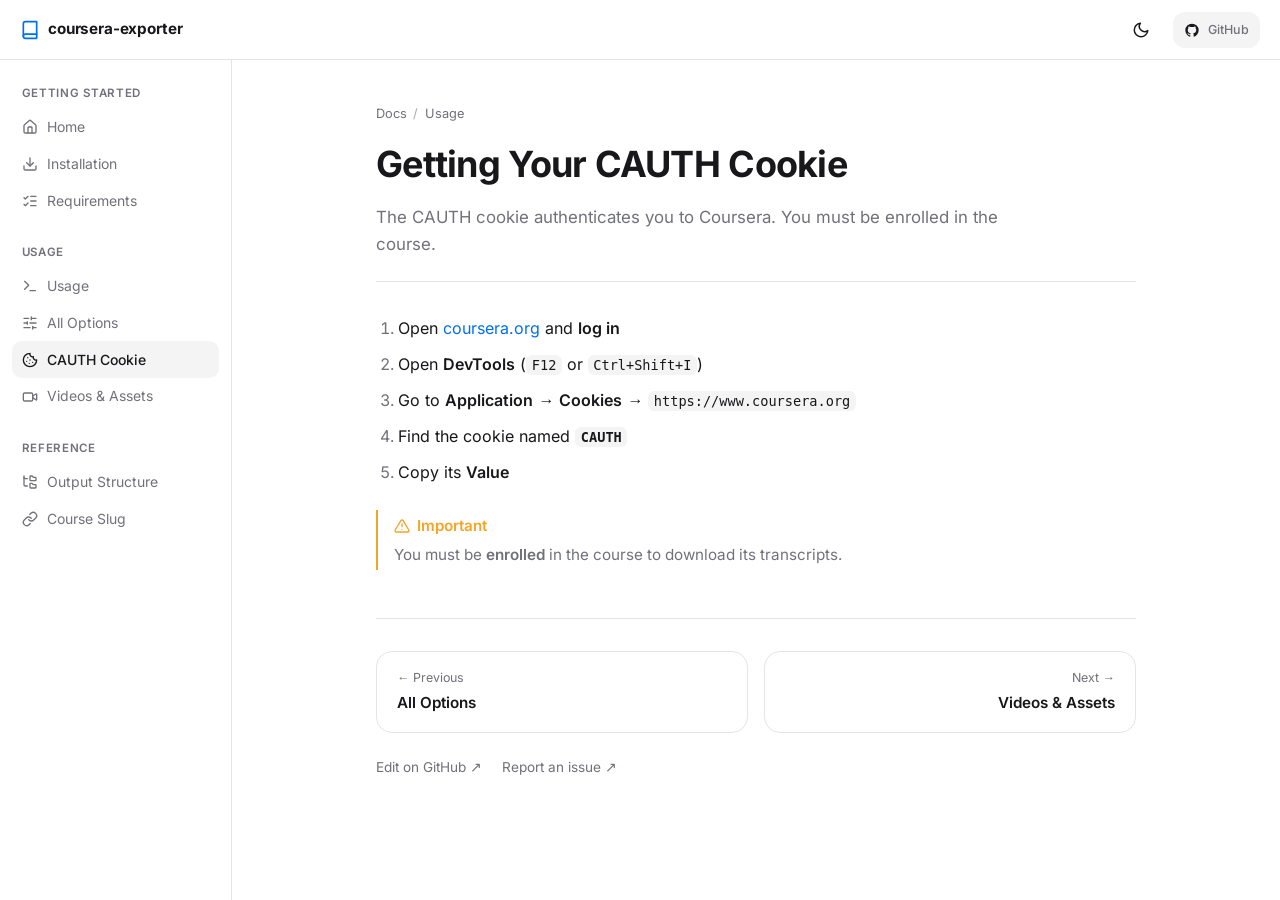
<file: docs/cookie.html>
<!DOCTYPE html>
<html lang="en">
<head>
<meta charset="utf-8">
<meta name="viewport" content="width=device-width, initial-scale=1">
<title>Getting Your CAUTH Cookie — coursera-exporter docs</title>
<meta name="description" content="How to obtain the CAUTH cookie from Coursera for coursera-exporter.">
<script>(function(){var t=localStorage.getItem("theme")||"system";var d=t==="dark"||(t==="system"&&matchMedia("(prefers-color-scheme: dark)").matches);document.documentElement.classList.add(d?"dark":"light");})();</script>
<link rel="stylesheet" href="assets/styles.css">
</head>
<body>
<div class="app app--no-toc">
  <header class="topbar">
    <button class="iconbtn iconbtn--ghost hamburger" data-burger aria-label="Open navigation">
      <svg width="18" height="18" viewBox="0 0 24 24" fill="none" stroke="currentColor" stroke-width="2" stroke-linecap="round"><path d="M3 6h18M3 12h18M3 18h18"/></svg>
    </button>
    <a class="topbar__brand" href="index.html">
      <svg width="20" height="20" viewBox="0 0 24 24" fill="none" stroke="currentColor" stroke-width="2" stroke-linecap="round" stroke-linejoin="round"><path d="M4 19.5A2.5 2.5 0 0 1 6.5 17H20"/><path d="M6.5 2H20v20H6.5A2.5 2.5 0 0 1 4 19.5v-15A2.5 2.5 0 0 1 6.5 2z"/></svg>
      coursera-exporter
    </a>
    <div class="topbar__spacer"></div>
    <button class="iconbtn iconbtn--ghost" data-theme-toggle aria-label="Toggle theme">
      <svg data-theme-icon-sun width="18" height="18" viewBox="0 0 24 24" fill="none" stroke="currentColor" stroke-width="2" stroke-linecap="round" stroke-linejoin="round" style="display:none"><circle cx="12" cy="12" r="4"/><path d="M12 2v2M12 20v2M4.93 4.93l1.41 1.41M17.66 17.66l1.41 1.41M2 12h2M20 12h2M6.34 17.66l-1.41 1.41M19.07 4.93l-1.41 1.41"/></svg>
      <svg data-theme-icon-moon width="18" height="18" viewBox="0 0 24 24" fill="none" stroke="currentColor" stroke-width="2" stroke-linecap="round" stroke-linejoin="round"><path d="M21 12.79A9 9 0 1 1 11.21 3 7 7 0 0 0 21 12.79z"/></svg>
    </button>
    <a class="gh-star iconbtn" href="https://github.com/KavinMK05/coursera-exporter" target="_blank" rel="noreferrer" aria-label="GitHub repository">
      <svg width="16" height="16" viewBox="0 0 24 24" fill="currentColor"><path d="M12 2.5a10 10 0 0 0-10 10c0 4.42 2.87 8.17 6.84 9.5.5.08.66-.23.66-.5v-1.69c-2.77.6-3.36-1.34-3.36-1.34C5.68 17.31 5.03 17 5.03 17c-.91-.62.07-.6.07-.6 1 .07 1.53 1.03 1.53 1.03.87 1.52 2.34 1.07 2.91.83.09-.65.35-1.09.63-1.34-2.22-.25-4.55-1.11-4.55-4.92 0-1.11.38-2 1.03-2.71-.1-.25-.45-1.29.1-2.64 0 0 .84-.27 2.75 1.02.79-.22 1.65-.33 2.5-.33.85 0 1.71.11 2.5.33 1.91-1.29 2.75-1.02 2.75-1.02.55 1.35.2 2.39.1 2.64.65.71 1.03 1.6 1.03 2.71 0 3.82-2.34 4.66-4.57 4.91.36.31.69.92.69 1.85v2.74c0 .27.16.59.67.5 3.97-1.34 6.83-5.08 6.83-9.5a10 10 0 0 0-10-10Z"/></svg>
      <span class="gh-star__count" data-star-count></span>
    </a>
  </header>

  <aside class="sidebar" data-sidebar>
    <nav>
      <div class="nav-group">
        <div class="nav-group__label">Getting Started</div>
        <a class="nav-item" href="index.html"><svg class="nav-icon" width="16" height="16" viewBox="0 0 24 24" fill="none" stroke="currentColor" stroke-width="2" stroke-linecap="round" stroke-linejoin="round"><path d="M15 21v-8a1 1 0 0 0-1-1h-4a1 1 0 0 0-1 1v8"/><path d="M3 10a2 2 0 0 1 .709-1.528l7-6a2 2 0 0 1 2.582 0l7 6A2 2 0 0 1 21 10v9a2 2 0 0 1-2 2H5a2 2 0 0 1-2-2z"/></svg>Home</a>
        <a class="nav-item" href="installation.html"><svg class="nav-icon" width="16" height="16" viewBox="0 0 24 24" fill="none" stroke="currentColor" stroke-width="2" stroke-linecap="round" stroke-linejoin="round"><path d="M12 15V3"/><path d="M21 15v4a2 2 0 0 1-2 2H5a2 2 0 0 1-2-2v-4"/><path d="m7 10 5 5 5-5"/></svg>Installation</a>
        <a class="nav-item" href="requirements.html"><svg class="nav-icon" width="16" height="16" viewBox="0 0 24 24" fill="none" stroke="currentColor" stroke-width="2" stroke-linecap="round" stroke-linejoin="round"><path d="M13 5h8"/><path d="M13 12h8"/><path d="M13 19h8"/><path d="m3 17 2 2 4-4"/><path d="m3 7 2 2 4-4"/></svg>Requirements</a>
      </div>
      <div class="nav-group">
        <div class="nav-group__label">Usage</div>
        <a class="nav-item" href="usage.html"><svg class="nav-icon" width="16" height="16" viewBox="0 0 24 24" fill="none" stroke="currentColor" stroke-width="2" stroke-linecap="round" stroke-linejoin="round"><path d="M12 19h8"/><path d="m4 17 6-6-6-6"/></svg>Usage</a>
        <a class="nav-item" href="options.html"><svg class="nav-icon" width="16" height="16" viewBox="0 0 24 24" fill="none" stroke="currentColor" stroke-width="2" stroke-linecap="round" stroke-linejoin="round"><path d="M10 5H3"/><path d="M12 19H3"/><path d="M14 3v4"/><path d="M16 17v4"/><path d="M21 12h-9"/><path d="M21 19h-5"/><path d="M21 5h-7"/><path d="M8 10v4"/><path d="M8 12H3"/></svg>All Options</a>
        <a class="nav-item" href="cookie.html"><svg class="nav-icon" width="16" height="16" viewBox="0 0 24 24" fill="none" stroke="currentColor" stroke-width="2" stroke-linecap="round" stroke-linejoin="round"><path d="M12 2a10 10 0 1 0 10 10 4 4 0 0 1-5-5 4 4 0 0 1-5-5"/><path d="M8.5 8.5v.01"/><path d="M16 15.5v.01"/><path d="M12 12v.01"/><path d="M11 17v.01"/><path d="M7 14v.01"/></svg>CAUTH Cookie</a>
        <a class="nav-item" href="videos.html"><svg class="nav-icon" width="16" height="16" viewBox="0 0 24 24" fill="none" stroke="currentColor" stroke-width="2" stroke-linecap="round" stroke-linejoin="round"><path d="m16 13 5.223 3.482a.5.5 0 0 0 .777-.416V7.87a.5.5 0 0 0-.752-.432L16 10.5"/><rect x="2" y="6" width="14" height="12" rx="2"/></svg>Videos &amp; Assets</a>
      </div>
      <div class="nav-group">
        <div class="nav-group__label">Reference</div>
        <a class="nav-item" href="output.html"><svg class="nav-icon" width="16" height="16" viewBox="0 0 24 24" fill="none" stroke="currentColor" stroke-width="2" stroke-linecap="round" stroke-linejoin="round"><path d="M20 10a1 1 0 0 0 1-1V6a1 1 0 0 0-1-1h-2.5a1 1 0 0 1-.8-.4l-.9-1.2A1 1 0 0 0 15 3h-2a1 1 0 0 0-1 1v5a1 1 0 0 0 1 1Z"/><path d="M20 21a1 1 0 0 0 1-1v-3a1 1 0 0 0-1-1h-2.9a1 1 0 0 1-.88-.55l-.42-.85a1 1 0 0 0-.92-.6H13a1 1 0 0 0-1 1v5a1 1 0 0 0 1 1Z"/><path d="M3 5a2 2 0 0 0 2 2h3"/><path d="M3 3v13a2 2 0 0 0 2 2h3"/></svg>Output Structure</a>
        <a class="nav-item" href="slug.html"><svg class="nav-icon" width="16" height="16" viewBox="0 0 24 24" fill="none" stroke="currentColor" stroke-width="2" stroke-linecap="round" stroke-linejoin="round"><path d="M10 13a5 5 0 0 0 7.54.54l3-3a5 5 0 0 0-7.07-7.07l-1.72 1.71"/><path d="M14 11a5 5 0 0 0-7.54-.54l-3 3a5 5 0 0 0 7.07 7.07l1.71-1.71"/></svg>Course Slug</a>
      </div>
    </nav>
  </aside>
  <div class="sidebar-scrim" data-scrim"></div>

  <main class="main">
    <div class="main__inner">
      <div class="crumbs">
        <a href="index.html">Docs</a>
        <span class="crumbs__sep">/</span>
        <span>Usage</span>
      </div>
      <h1 class="page-title">Getting Your CAUTH Cookie</h1>
      <p class="page-lead">The CAUTH cookie authenticates you to Coursera. You must be enrolled in the course.</p>
      <hr class="page-divider">
      <div class="prose">
<ol>
  <li>Open <a href="https://www.coursera.org" target="_blank" rel="noreferrer">coursera.org</a> and <strong>log in</strong></li>
  <li>Open <strong>DevTools</strong> (<code>F12</code> or <code>Ctrl+Shift+I</code>)</li>
  <li>Go to <strong>Application</strong> → <strong>Cookies</strong> → <code>https://www.coursera.org</code></li>
  <li>Find the cookie named <strong><code>CAUTH</code></strong></li>
  <li>Copy its <strong>Value</strong></li>
</ol>

<div class="callout callout--warning">
  <div class="callout__title">
    <svg width="16" height="16" viewBox="0 0 24 24" fill="none" stroke="currentColor" stroke-width="2" stroke-linecap="round" stroke-linejoin="round"><path d="M10.29 3.86 1.82 18a2 2 0 0 0 1.71 3h16.94a2 2 0 0 0 1.71-3L13.71 3.86a2 2 0 0 0-3.42 0z"/><line x1="12" y1="9" x2="12" y2="13"/><line x1="12" y1="17" x2="12.01" y2="17"/></svg>
    Important
  </div>
  <div class="callout__body"><p>You must be <strong>enrolled</strong> in the course to download its transcripts.</p></div>
</div>
      </div>
      <div class="pager">
        <a class="pager__card" href="options.html">
          <div class="pager__label">← Previous</div>
          <div class="pager__title">All Options</div>
        </a>
        <a class="pager__card pager__card--next" href="videos.html">
          <div class="pager__label">Next →</div>
          <div class="pager__title">Videos & Assets</div>
        </a>
      </div>
      <div class="foot-links">
        <a href="https://github.com/KavinMK05/coursera-exporter/blob/master/README.md" target="_blank" rel="noreferrer">Edit on GitHub ↗</a>
        <a href="https://github.com/KavinMK05/coursera-exporter/issues" target="_blank" rel="noreferrer">Report an issue ↗</a>
      </div>
    </div>
  </main>

</div>
<div class="toast" data-toast>Copied!</div>
<script src="assets/script.js"></script>
</body>
</html>
</file>
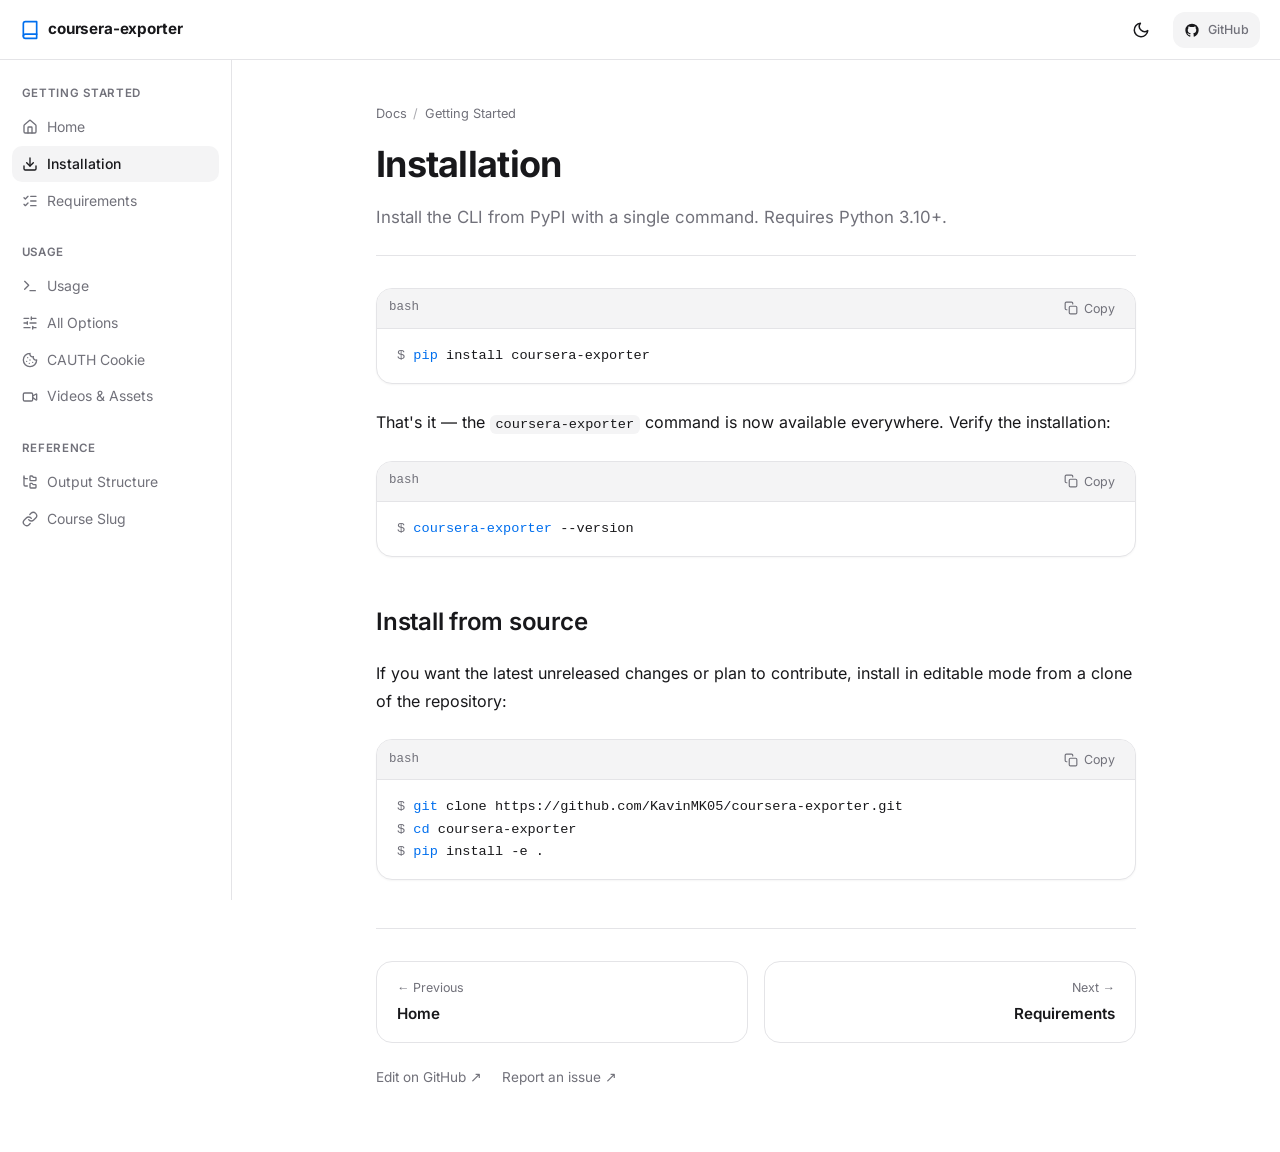
<file: docs/installation.html>
<!DOCTYPE html>
<html lang="en">
<head>
<meta charset="utf-8">
<meta name="viewport" content="width=device-width, initial-scale=1">
<title>Installation — coursera-exporter docs</title>
<meta name="description" content="Install coursera-exporter from PyPI with a single pip command.">
<script>(function(){var t=localStorage.getItem("theme")||"system";var d=t==="dark"||(t==="system"&&matchMedia("(prefers-color-scheme: dark)").matches);document.documentElement.classList.add(d?"dark":"light");})();</script>
<link rel="stylesheet" href="assets/styles.css">
</head>
<body>
<div class="app app--no-toc">
  <header class="topbar">
    <button class="iconbtn iconbtn--ghost hamburger" data-burger aria-label="Open navigation">
      <svg width="18" height="18" viewBox="0 0 24 24" fill="none" stroke="currentColor" stroke-width="2" stroke-linecap="round"><path d="M3 6h18M3 12h18M3 18h18"/></svg>
    </button>
    <a class="topbar__brand" href="index.html">
      <svg width="20" height="20" viewBox="0 0 24 24" fill="none" stroke="currentColor" stroke-width="2" stroke-linecap="round" stroke-linejoin="round"><path d="M4 19.5A2.5 2.5 0 0 1 6.5 17H20"/><path d="M6.5 2H20v20H6.5A2.5 2.5 0 0 1 4 19.5v-15A2.5 2.5 0 0 1 6.5 2z"/></svg>
      coursera-exporter
    </a>
    <div class="topbar__spacer"></div>
    <button class="iconbtn iconbtn--ghost" data-theme-toggle aria-label="Toggle theme">
      <svg data-theme-icon-sun width="18" height="18" viewBox="0 0 24 24" fill="none" stroke="currentColor" stroke-width="2" stroke-linecap="round" stroke-linejoin="round" style="display:none"><circle cx="12" cy="12" r="4"/><path d="M12 2v2M12 20v2M4.93 4.93l1.41 1.41M17.66 17.66l1.41 1.41M2 12h2M20 12h2M6.34 17.66l-1.41 1.41M19.07 4.93l-1.41 1.41"/></svg>
      <svg data-theme-icon-moon width="18" height="18" viewBox="0 0 24 24" fill="none" stroke="currentColor" stroke-width="2" stroke-linecap="round" stroke-linejoin="round"><path d="M21 12.79A9 9 0 1 1 11.21 3 7 7 0 0 0 21 12.79z"/></svg>
    </button>
    <a class="gh-star iconbtn" href="https://github.com/KavinMK05/coursera-exporter" target="_blank" rel="noreferrer" aria-label="GitHub repository">
      <svg width="16" height="16" viewBox="0 0 24 24" fill="currentColor"><path d="M12 2.5a10 10 0 0 0-10 10c0 4.42 2.87 8.17 6.84 9.5.5.08.66-.23.66-.5v-1.69c-2.77.6-3.36-1.34-3.36-1.34C5.68 17.31 5.03 17 5.03 17c-.91-.62.07-.6.07-.6 1 .07 1.53 1.03 1.53 1.03.87 1.52 2.34 1.07 2.91.83.09-.65.35-1.09.63-1.34-2.22-.25-4.55-1.11-4.55-4.92 0-1.11.38-2 1.03-2.71-.1-.25-.45-1.29.1-2.64 0 0 .84-.27 2.75 1.02.79-.22 1.65-.33 2.5-.33.85 0 1.71.11 2.5.33 1.91-1.29 2.75-1.02 2.75-1.02.55 1.35.2 2.39.1 2.64.65.71 1.03 1.6 1.03 2.71 0 3.82-2.34 4.66-4.57 4.91.36.31.69.92.69 1.85v2.74c0 .27.16.59.67.5 3.97-1.34 6.83-5.08 6.83-9.5a10 10 0 0 0-10-10Z"/></svg>
      <span class="gh-star__count" data-star-count></span>
    </a>
  </header>

  <aside class="sidebar" data-sidebar>
    <nav>
      <div class="nav-group">
        <div class="nav-group__label">Getting Started</div>
        <a class="nav-item" href="index.html"><svg class="nav-icon" width="16" height="16" viewBox="0 0 24 24" fill="none" stroke="currentColor" stroke-width="2" stroke-linecap="round" stroke-linejoin="round"><path d="M15 21v-8a1 1 0 0 0-1-1h-4a1 1 0 0 0-1 1v8"/><path d="M3 10a2 2 0 0 1 .709-1.528l7-6a2 2 0 0 1 2.582 0l7 6A2 2 0 0 1 21 10v9a2 2 0 0 1-2 2H5a2 2 0 0 1-2-2z"/></svg>Home</a>
        <a class="nav-item" href="installation.html"><svg class="nav-icon" width="16" height="16" viewBox="0 0 24 24" fill="none" stroke="currentColor" stroke-width="2" stroke-linecap="round" stroke-linejoin="round"><path d="M12 15V3"/><path d="M21 15v4a2 2 0 0 1-2 2H5a2 2 0 0 1-2-2v-4"/><path d="m7 10 5 5 5-5"/></svg>Installation</a>
        <a class="nav-item" href="requirements.html"><svg class="nav-icon" width="16" height="16" viewBox="0 0 24 24" fill="none" stroke="currentColor" stroke-width="2" stroke-linecap="round" stroke-linejoin="round"><path d="M13 5h8"/><path d="M13 12h8"/><path d="M13 19h8"/><path d="m3 17 2 2 4-4"/><path d="m3 7 2 2 4-4"/></svg>Requirements</a>
      </div>
      <div class="nav-group">
        <div class="nav-group__label">Usage</div>
        <a class="nav-item" href="usage.html"><svg class="nav-icon" width="16" height="16" viewBox="0 0 24 24" fill="none" stroke="currentColor" stroke-width="2" stroke-linecap="round" stroke-linejoin="round"><path d="M12 19h8"/><path d="m4 17 6-6-6-6"/></svg>Usage</a>
        <a class="nav-item" href="options.html"><svg class="nav-icon" width="16" height="16" viewBox="0 0 24 24" fill="none" stroke="currentColor" stroke-width="2" stroke-linecap="round" stroke-linejoin="round"><path d="M10 5H3"/><path d="M12 19H3"/><path d="M14 3v4"/><path d="M16 17v4"/><path d="M21 12h-9"/><path d="M21 19h-5"/><path d="M21 5h-7"/><path d="M8 10v4"/><path d="M8 12H3"/></svg>All Options</a>
        <a class="nav-item" href="cookie.html"><svg class="nav-icon" width="16" height="16" viewBox="0 0 24 24" fill="none" stroke="currentColor" stroke-width="2" stroke-linecap="round" stroke-linejoin="round"><path d="M12 2a10 10 0 1 0 10 10 4 4 0 0 1-5-5 4 4 0 0 1-5-5"/><path d="M8.5 8.5v.01"/><path d="M16 15.5v.01"/><path d="M12 12v.01"/><path d="M11 17v.01"/><path d="M7 14v.01"/></svg>CAUTH Cookie</a>
        <a class="nav-item" href="videos.html"><svg class="nav-icon" width="16" height="16" viewBox="0 0 24 24" fill="none" stroke="currentColor" stroke-width="2" stroke-linecap="round" stroke-linejoin="round"><path d="m16 13 5.223 3.482a.5.5 0 0 0 .777-.416V7.87a.5.5 0 0 0-.752-.432L16 10.5"/><rect x="2" y="6" width="14" height="12" rx="2"/></svg>Videos &amp; Assets</a>
      </div>
      <div class="nav-group">
        <div class="nav-group__label">Reference</div>
        <a class="nav-item" href="output.html"><svg class="nav-icon" width="16" height="16" viewBox="0 0 24 24" fill="none" stroke="currentColor" stroke-width="2" stroke-linecap="round" stroke-linejoin="round"><path d="M20 10a1 1 0 0 0 1-1V6a1 1 0 0 0-1-1h-2.5a1 1 0 0 1-.8-.4l-.9-1.2A1 1 0 0 0 15 3h-2a1 1 0 0 0-1 1v5a1 1 0 0 0 1 1Z"/><path d="M20 21a1 1 0 0 0 1-1v-3a1 1 0 0 0-1-1h-2.9a1 1 0 0 1-.88-.55l-.42-.85a1 1 0 0 0-.92-.6H13a1 1 0 0 0-1 1v5a1 1 0 0 0 1 1Z"/><path d="M3 5a2 2 0 0 0 2 2h3"/><path d="M3 3v13a2 2 0 0 0 2 2h3"/></svg>Output Structure</a>
        <a class="nav-item" href="slug.html"><svg class="nav-icon" width="16" height="16" viewBox="0 0 24 24" fill="none" stroke="currentColor" stroke-width="2" stroke-linecap="round" stroke-linejoin="round"><path d="M10 13a5 5 0 0 0 7.54.54l3-3a5 5 0 0 0-7.07-7.07l-1.72 1.71"/><path d="M14 11a5 5 0 0 0-7.54-.54l-3 3a5 5 0 0 0 7.07 7.07l1.71-1.71"/></svg>Course Slug</a>
      </div>
    </nav>
  </aside>
  <div class="sidebar-scrim" data-scrim"></div>

  <main class="main">
    <div class="main__inner">
      <div class="crumbs">
        <a href="index.html">Docs</a>
        <span class="crumbs__sep">/</span>
        <span>Getting Started</span>
      </div>
      <h1 class="page-title">Installation</h1>
      <p class="page-lead">Install the CLI from PyPI with a single command. Requires Python 3.10+.</p>
      <hr class="page-divider">
      <div class="prose">
<div class="codeblock"><div class="codeblock__head"><span class="codeblock__label">bash</span><button class="codeblock__copy" data-copy><svg width="14" height="14" viewBox="0 0 24 24" fill="none" stroke="currentColor" stroke-width="2" stroke-linecap="round" stroke-linejoin="round"><rect x="9" y="9" width="13" height="13" rx="2"/><path d="M5 15H4a2 2 0 0 1-2-2V4a2 2 0 0 1 2-2h9a2 2 0 0 1 2 2v1"/></svg> Copy</button></div><pre><code><span class="tok-prompt">$ </span><span class="tok-cmd">pip</span> install coursera-exporter</code></pre></div>
<p>That's it — the <code>coursera-exporter</code> command is now available everywhere. Verify the installation:</p>
<div class="codeblock"><div class="codeblock__head"><span class="codeblock__label">bash</span><button class="codeblock__copy" data-copy><svg width="14" height="14" viewBox="0 0 24 24" fill="none" stroke="currentColor" stroke-width="2" stroke-linecap="round" stroke-linejoin="round"><rect x="9" y="9" width="13" height="13" rx="2"/><path d="M5 15H4a2 2 0 0 1-2-2V4a2 2 0 0 1 2-2h9a2 2 0 0 1 2 2v1"/></svg> Copy</button></div><pre><code><span class="tok-prompt">$ </span><span class="tok-cmd">coursera-exporter</span> <span class="tok-flag">--version</span></code></pre></div>
<h2 id="from-source">Install from source</h2>
<p>If you want the latest unreleased changes or plan to contribute, install in editable mode from a clone of the repository:</p>
<div class="codeblock"><div class="codeblock__head"><span class="codeblock__label">bash</span><button class="codeblock__copy" data-copy><svg width="14" height="14" viewBox="0 0 24 24" fill="none" stroke="currentColor" stroke-width="2" stroke-linecap="round" stroke-linejoin="round"><rect x="9" y="9" width="13" height="13" rx="2"/><path d="M5 15H4a2 2 0 0 1-2-2V4a2 2 0 0 1 2-2h9a2 2 0 0 1 2 2v1"/></svg> Copy</button></div><pre><code><span class="tok-prompt">$ </span><span class="tok-cmd">git</span> clone https://github.com/KavinMK05/coursera-exporter.git
<span class="tok-prompt">$ </span><span class="tok-cmd">cd</span> coursera-exporter
<span class="tok-prompt">$ </span><span class="tok-cmd">pip</span> install -e .</code></pre></div>
      </div>
      <div class="pager">
        <a class="pager__card" href="index.html">
          <div class="pager__label">← Previous</div>
          <div class="pager__title">Home</div>
        </a>
        <a class="pager__card pager__card--next" href="requirements.html">
          <div class="pager__label">Next →</div>
          <div class="pager__title">Requirements</div>
        </a>
      </div>
      <div class="foot-links">
        <a href="https://github.com/KavinMK05/coursera-exporter/blob/master/README.md" target="_blank" rel="noreferrer">Edit on GitHub ↗</a>
        <a href="https://github.com/KavinMK05/coursera-exporter/issues" target="_blank" rel="noreferrer">Report an issue ↗</a>
      </div>
    </div>
  </main>

</div>
<div class="toast" data-toast>Copied!</div>
<script src="assets/script.js"></script>
</body>
</html>
</file>
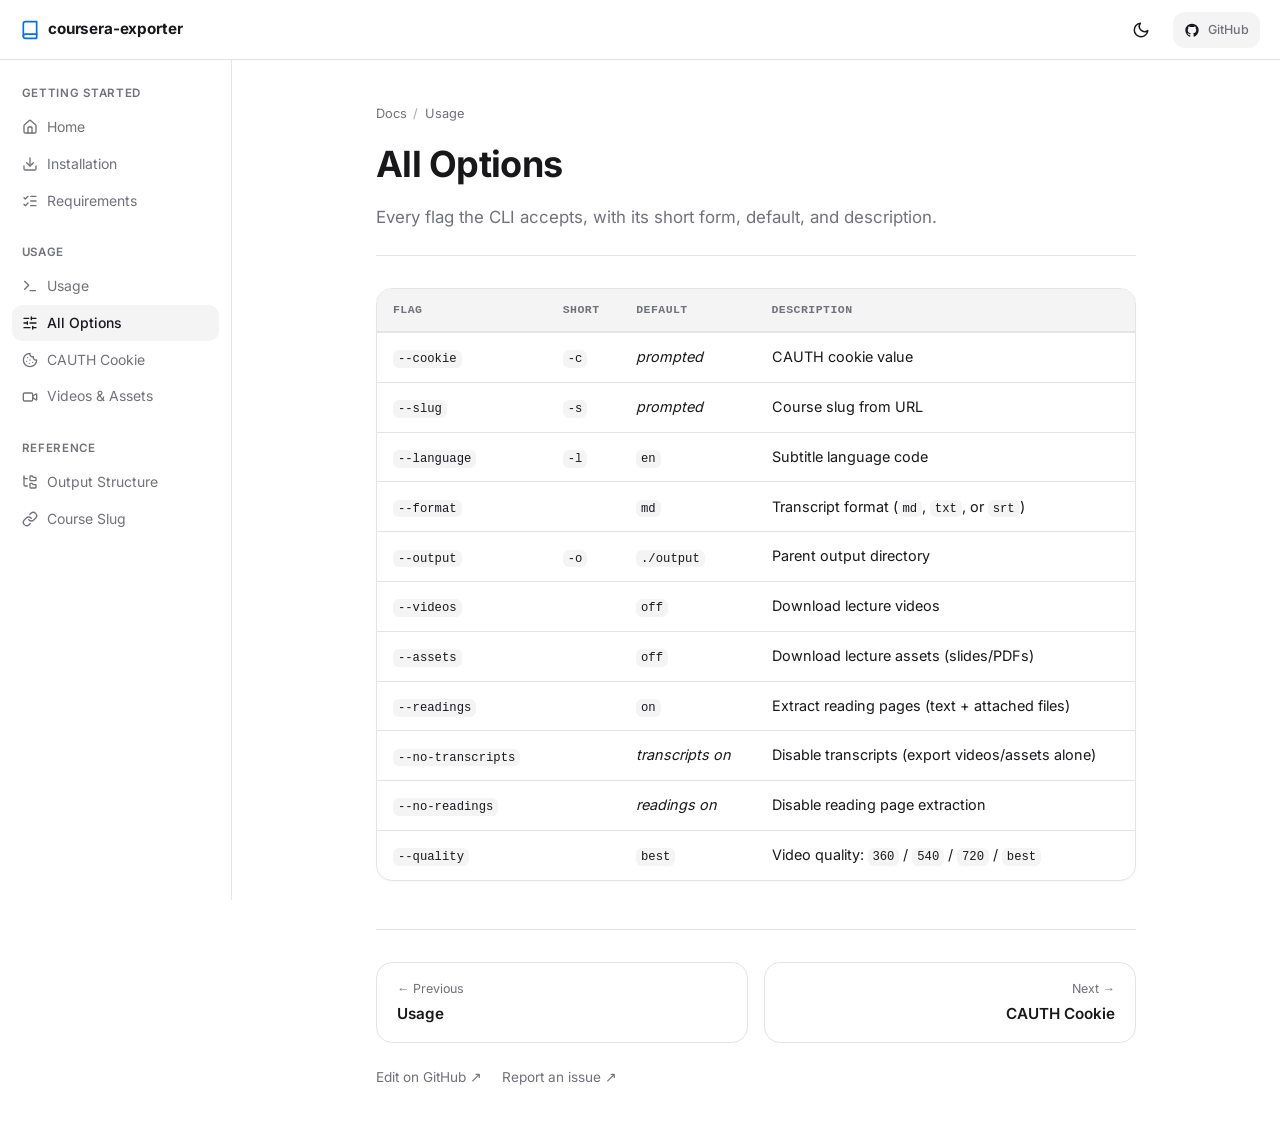
<file: docs/options.html>
<!DOCTYPE html>
<html lang="en">
<head>
<meta charset="utf-8">
<meta name="viewport" content="width=device-width, initial-scale=1">
<title>All Options — coursera-exporter docs</title>
<meta name="description" content="Complete reference of coursera-exporter CLI flags.">
<script>(function(){var t=localStorage.getItem("theme")||"system";var d=t==="dark"||(t==="system"&&matchMedia("(prefers-color-scheme: dark)").matches);document.documentElement.classList.add(d?"dark":"light");})();</script>
<link rel="stylesheet" href="assets/styles.css">
</head>
<body>
<div class="app app--no-toc">
  <header class="topbar">
    <button class="iconbtn iconbtn--ghost hamburger" data-burger aria-label="Open navigation">
      <svg width="18" height="18" viewBox="0 0 24 24" fill="none" stroke="currentColor" stroke-width="2" stroke-linecap="round"><path d="M3 6h18M3 12h18M3 18h18"/></svg>
    </button>
    <a class="topbar__brand" href="index.html">
      <svg width="20" height="20" viewBox="0 0 24 24" fill="none" stroke="currentColor" stroke-width="2" stroke-linecap="round" stroke-linejoin="round"><path d="M4 19.5A2.5 2.5 0 0 1 6.5 17H20"/><path d="M6.5 2H20v20H6.5A2.5 2.5 0 0 1 4 19.5v-15A2.5 2.5 0 0 1 6.5 2z"/></svg>
      coursera-exporter
    </a>
    <div class="topbar__spacer"></div>
    <button class="iconbtn iconbtn--ghost" data-theme-toggle aria-label="Toggle theme">
      <svg data-theme-icon-sun width="18" height="18" viewBox="0 0 24 24" fill="none" stroke="currentColor" stroke-width="2" stroke-linecap="round" stroke-linejoin="round" style="display:none"><circle cx="12" cy="12" r="4"/><path d="M12 2v2M12 20v2M4.93 4.93l1.41 1.41M17.66 17.66l1.41 1.41M2 12h2M20 12h2M6.34 17.66l-1.41 1.41M19.07 4.93l-1.41 1.41"/></svg>
      <svg data-theme-icon-moon width="18" height="18" viewBox="0 0 24 24" fill="none" stroke="currentColor" stroke-width="2" stroke-linecap="round" stroke-linejoin="round"><path d="M21 12.79A9 9 0 1 1 11.21 3 7 7 0 0 0 21 12.79z"/></svg>
    </button>
    <a class="gh-star iconbtn" href="https://github.com/KavinMK05/coursera-exporter" target="_blank" rel="noreferrer" aria-label="GitHub repository">
      <svg width="16" height="16" viewBox="0 0 24 24" fill="currentColor"><path d="M12 2.5a10 10 0 0 0-10 10c0 4.42 2.87 8.17 6.84 9.5.5.08.66-.23.66-.5v-1.69c-2.77.6-3.36-1.34-3.36-1.34C5.68 17.31 5.03 17 5.03 17c-.91-.62.07-.6.07-.6 1 .07 1.53 1.03 1.53 1.03.87 1.52 2.34 1.07 2.91.83.09-.65.35-1.09.63-1.34-2.22-.25-4.55-1.11-4.55-4.92 0-1.11.38-2 1.03-2.71-.1-.25-.45-1.29.1-2.64 0 0 .84-.27 2.75 1.02.79-.22 1.65-.33 2.5-.33.85 0 1.71.11 2.5.33 1.91-1.29 2.75-1.02 2.75-1.02.55 1.35.2 2.39.1 2.64.65.71 1.03 1.6 1.03 2.71 0 3.82-2.34 4.66-4.57 4.91.36.31.69.92.69 1.85v2.74c0 .27.16.59.67.5 3.97-1.34 6.83-5.08 6.83-9.5a10 10 0 0 0-10-10Z"/></svg>
      <span class="gh-star__count" data-star-count></span>
    </a>
  </header>

  <aside class="sidebar" data-sidebar>
    <nav>
      <div class="nav-group">
        <div class="nav-group__label">Getting Started</div>
        <a class="nav-item" href="index.html"><svg class="nav-icon" width="16" height="16" viewBox="0 0 24 24" fill="none" stroke="currentColor" stroke-width="2" stroke-linecap="round" stroke-linejoin="round"><path d="M15 21v-8a1 1 0 0 0-1-1h-4a1 1 0 0 0-1 1v8"/><path d="M3 10a2 2 0 0 1 .709-1.528l7-6a2 2 0 0 1 2.582 0l7 6A2 2 0 0 1 21 10v9a2 2 0 0 1-2 2H5a2 2 0 0 1-2-2z"/></svg>Home</a>
        <a class="nav-item" href="installation.html"><svg class="nav-icon" width="16" height="16" viewBox="0 0 24 24" fill="none" stroke="currentColor" stroke-width="2" stroke-linecap="round" stroke-linejoin="round"><path d="M12 15V3"/><path d="M21 15v4a2 2 0 0 1-2 2H5a2 2 0 0 1-2-2v-4"/><path d="m7 10 5 5 5-5"/></svg>Installation</a>
        <a class="nav-item" href="requirements.html"><svg class="nav-icon" width="16" height="16" viewBox="0 0 24 24" fill="none" stroke="currentColor" stroke-width="2" stroke-linecap="round" stroke-linejoin="round"><path d="M13 5h8"/><path d="M13 12h8"/><path d="M13 19h8"/><path d="m3 17 2 2 4-4"/><path d="m3 7 2 2 4-4"/></svg>Requirements</a>
      </div>
      <div class="nav-group">
        <div class="nav-group__label">Usage</div>
        <a class="nav-item" href="usage.html"><svg class="nav-icon" width="16" height="16" viewBox="0 0 24 24" fill="none" stroke="currentColor" stroke-width="2" stroke-linecap="round" stroke-linejoin="round"><path d="M12 19h8"/><path d="m4 17 6-6-6-6"/></svg>Usage</a>
        <a class="nav-item" href="options.html"><svg class="nav-icon" width="16" height="16" viewBox="0 0 24 24" fill="none" stroke="currentColor" stroke-width="2" stroke-linecap="round" stroke-linejoin="round"><path d="M10 5H3"/><path d="M12 19H3"/><path d="M14 3v4"/><path d="M16 17v4"/><path d="M21 12h-9"/><path d="M21 19h-5"/><path d="M21 5h-7"/><path d="M8 10v4"/><path d="M8 12H3"/></svg>All Options</a>
        <a class="nav-item" href="cookie.html"><svg class="nav-icon" width="16" height="16" viewBox="0 0 24 24" fill="none" stroke="currentColor" stroke-width="2" stroke-linecap="round" stroke-linejoin="round"><path d="M12 2a10 10 0 1 0 10 10 4 4 0 0 1-5-5 4 4 0 0 1-5-5"/><path d="M8.5 8.5v.01"/><path d="M16 15.5v.01"/><path d="M12 12v.01"/><path d="M11 17v.01"/><path d="M7 14v.01"/></svg>CAUTH Cookie</a>
        <a class="nav-item" href="videos.html"><svg class="nav-icon" width="16" height="16" viewBox="0 0 24 24" fill="none" stroke="currentColor" stroke-width="2" stroke-linecap="round" stroke-linejoin="round"><path d="m16 13 5.223 3.482a.5.5 0 0 0 .777-.416V7.87a.5.5 0 0 0-.752-.432L16 10.5"/><rect x="2" y="6" width="14" height="12" rx="2"/></svg>Videos &amp; Assets</a>
      </div>
      <div class="nav-group">
        <div class="nav-group__label">Reference</div>
        <a class="nav-item" href="output.html"><svg class="nav-icon" width="16" height="16" viewBox="0 0 24 24" fill="none" stroke="currentColor" stroke-width="2" stroke-linecap="round" stroke-linejoin="round"><path d="M20 10a1 1 0 0 0 1-1V6a1 1 0 0 0-1-1h-2.5a1 1 0 0 1-.8-.4l-.9-1.2A1 1 0 0 0 15 3h-2a1 1 0 0 0-1 1v5a1 1 0 0 0 1 1Z"/><path d="M20 21a1 1 0 0 0 1-1v-3a1 1 0 0 0-1-1h-2.9a1 1 0 0 1-.88-.55l-.42-.85a1 1 0 0 0-.92-.6H13a1 1 0 0 0-1 1v5a1 1 0 0 0 1 1Z"/><path d="M3 5a2 2 0 0 0 2 2h3"/><path d="M3 3v13a2 2 0 0 0 2 2h3"/></svg>Output Structure</a>
        <a class="nav-item" href="slug.html"><svg class="nav-icon" width="16" height="16" viewBox="0 0 24 24" fill="none" stroke="currentColor" stroke-width="2" stroke-linecap="round" stroke-linejoin="round"><path d="M10 13a5 5 0 0 0 7.54.54l3-3a5 5 0 0 0-7.07-7.07l-1.72 1.71"/><path d="M14 11a5 5 0 0 0-7.54-.54l-3 3a5 5 0 0 0 7.07 7.07l1.71-1.71"/></svg>Course Slug</a>
      </div>
    </nav>
  </aside>
  <div class="sidebar-scrim" data-scrim"></div>

  <main class="main">
    <div class="main__inner">
      <div class="crumbs">
        <a href="index.html">Docs</a>
        <span class="crumbs__sep">/</span>
        <span>Usage</span>
      </div>
      <h1 class="page-title">All Options</h1>
      <p class="page-lead">Every flag the CLI accepts, with its short form, default, and description.</p>
      <hr class="page-divider">
      <div class="prose">
<div class="tablewrap">
<table>
<thead><tr><th>Flag</th><th>Short</th><th>Default</th><th>Description</th></tr></thead>
<tbody>
<tr><td><code>--cookie</code></td><td><code>-c</code></td><td><em>prompted</em></td><td>CAUTH cookie value</td></tr>
<tr><td><code>--slug</code></td><td><code>-s</code></td><td><em>prompted</em></td><td>Course slug from URL</td></tr>
<tr><td><code>--language</code></td><td><code>-l</code></td><td><code>en</code></td><td>Subtitle language code</td></tr>
<tr><td><code>--format</code></td><td></td><td><code>md</code></td><td>Transcript format (<code>md</code>, <code>txt</code>, or <code>srt</code>)</td></tr>
<tr><td><code>--output</code></td><td><code>-o</code></td><td><code>./output</code></td><td>Parent output directory</td></tr>
<tr><td><code>--videos</code></td><td></td><td><code>off</code></td><td>Download lecture videos</td></tr>
<tr><td><code>--assets</code></td><td></td><td><code>off</code></td><td>Download lecture assets (slides/PDFs)</td></tr>
<tr><td><code>--readings</code></td><td></td><td><code>on</code></td><td>Extract reading pages (text + attached files)</td></tr>
<tr><td><code>--no-transcripts</code></td><td></td><td><em>transcripts on</em></td><td>Disable transcripts (export videos/assets alone)</td></tr>
<tr><td><code>--no-readings</code></td><td></td><td><em>readings on</em></td><td>Disable reading page extraction</td></tr>
<tr><td><code>--quality</code></td><td></td><td><code>best</code></td><td>Video quality: <code>360</code> / <code>540</code> / <code>720</code> / <code>best</code></td></tr>
</tbody>
</table>
</div>
      </div>
      <div class="pager">
        <a class="pager__card" href="usage.html">
          <div class="pager__label">← Previous</div>
          <div class="pager__title">Usage</div>
        </a>
        <a class="pager__card pager__card--next" href="cookie.html">
          <div class="pager__label">Next →</div>
          <div class="pager__title">CAUTH Cookie</div>
        </a>
      </div>
      <div class="foot-links">
        <a href="https://github.com/KavinMK05/coursera-exporter/blob/master/README.md" target="_blank" rel="noreferrer">Edit on GitHub ↗</a>
        <a href="https://github.com/KavinMK05/coursera-exporter/issues" target="_blank" rel="noreferrer">Report an issue ↗</a>
      </div>
    </div>
  </main>

</div>
<div class="toast" data-toast>Copied!</div>
<script src="assets/script.js"></script>
</body>
</html>
</file>
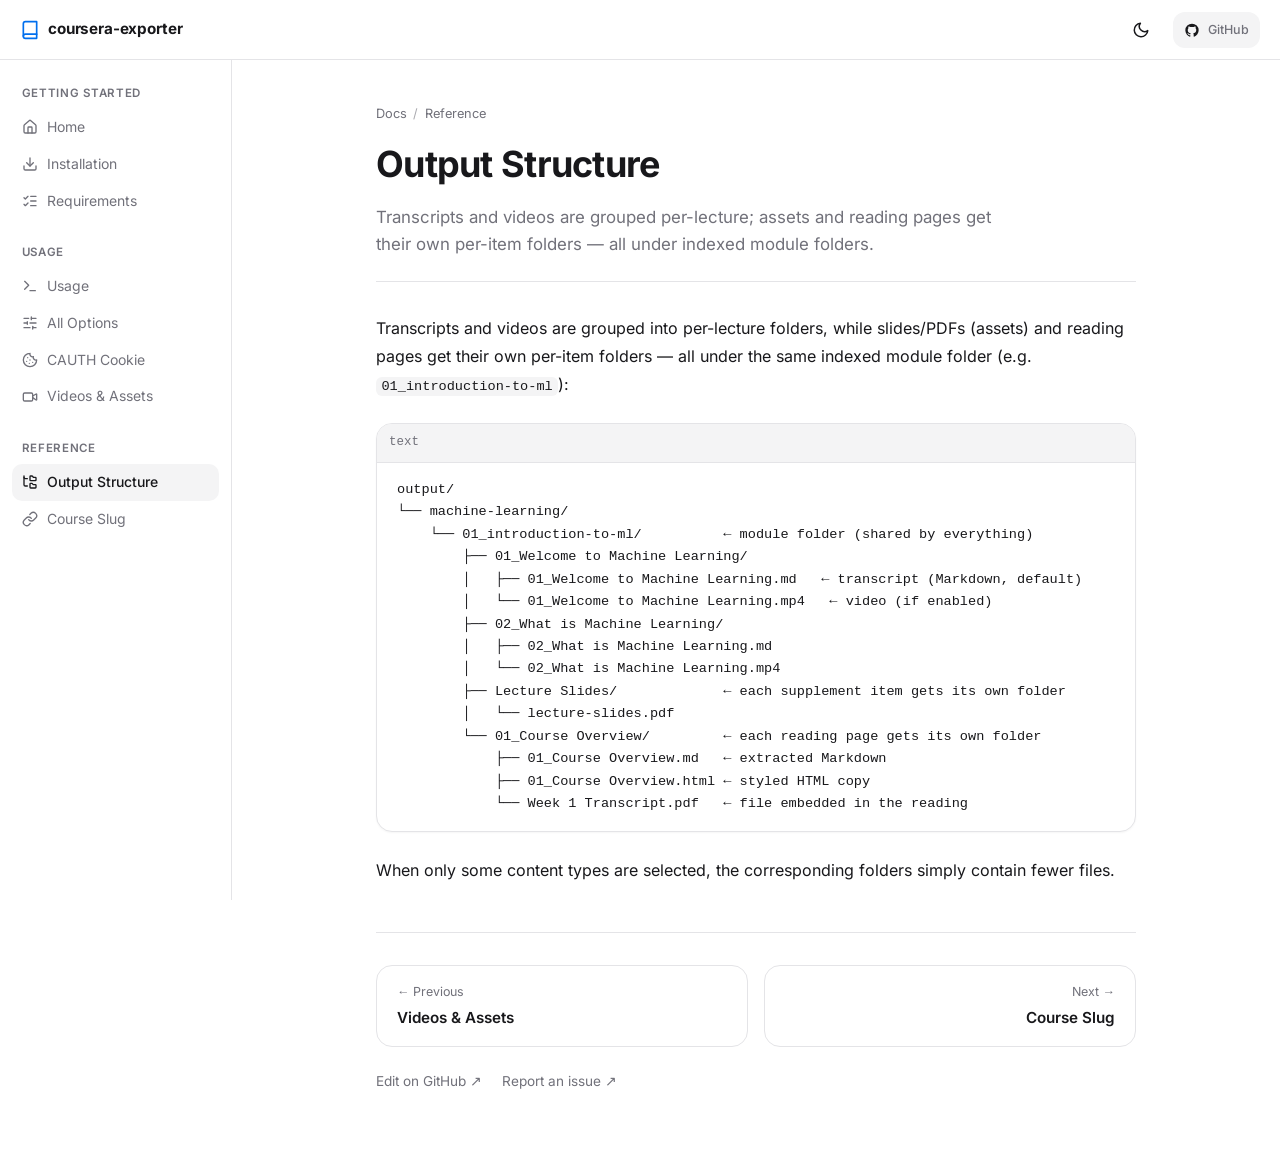
<file: docs/output.html>
<!DOCTYPE html>
<html lang="en">
<head>
<meta charset="utf-8">
<meta name="viewport" content="width=device-width, initial-scale=1">
<title>Output Structure — coursera-exporter docs</title>
<meta name="description" content="How coursera-exporter organizes downloaded files on disk.">
<script>(function(){var t=localStorage.getItem("theme")||"system";var d=t==="dark"||(t==="system"&&matchMedia("(prefers-color-scheme: dark)").matches);document.documentElement.classList.add(d?"dark":"light");})();</script>
<link rel="stylesheet" href="assets/styles.css">
</head>
<body>
<div class="app app--no-toc">
  <header class="topbar">
    <button class="iconbtn iconbtn--ghost hamburger" data-burger aria-label="Open navigation">
      <svg width="18" height="18" viewBox="0 0 24 24" fill="none" stroke="currentColor" stroke-width="2" stroke-linecap="round"><path d="M3 6h18M3 12h18M3 18h18"/></svg>
    </button>
    <a class="topbar__brand" href="index.html">
      <svg width="20" height="20" viewBox="0 0 24 24" fill="none" stroke="currentColor" stroke-width="2" stroke-linecap="round" stroke-linejoin="round"><path d="M4 19.5A2.5 2.5 0 0 1 6.5 17H20"/><path d="M6.5 2H20v20H6.5A2.5 2.5 0 0 1 4 19.5v-15A2.5 2.5 0 0 1 6.5 2z"/></svg>
      coursera-exporter
    </a>
    <div class="topbar__spacer"></div>
    <button class="iconbtn iconbtn--ghost" data-theme-toggle aria-label="Toggle theme">
      <svg data-theme-icon-sun width="18" height="18" viewBox="0 0 24 24" fill="none" stroke="currentColor" stroke-width="2" stroke-linecap="round" stroke-linejoin="round" style="display:none"><circle cx="12" cy="12" r="4"/><path d="M12 2v2M12 20v2M4.93 4.93l1.41 1.41M17.66 17.66l1.41 1.41M2 12h2M20 12h2M6.34 17.66l-1.41 1.41M19.07 4.93l-1.41 1.41"/></svg>
      <svg data-theme-icon-moon width="18" height="18" viewBox="0 0 24 24" fill="none" stroke="currentColor" stroke-width="2" stroke-linecap="round" stroke-linejoin="round"><path d="M21 12.79A9 9 0 1 1 11.21 3 7 7 0 0 0 21 12.79z"/></svg>
    </button>
    <a class="gh-star iconbtn" href="https://github.com/KavinMK05/coursera-exporter" target="_blank" rel="noreferrer" aria-label="GitHub repository">
      <svg width="16" height="16" viewBox="0 0 24 24" fill="currentColor"><path d="M12 2.5a10 10 0 0 0-10 10c0 4.42 2.87 8.17 6.84 9.5.5.08.66-.23.66-.5v-1.69c-2.77.6-3.36-1.34-3.36-1.34C5.68 17.31 5.03 17 5.03 17c-.91-.62.07-.6.07-.6 1 .07 1.53 1.03 1.53 1.03.87 1.52 2.34 1.07 2.91.83.09-.65.35-1.09.63-1.34-2.22-.25-4.55-1.11-4.55-4.92 0-1.11.38-2 1.03-2.71-.1-.25-.45-1.29.1-2.64 0 0 .84-.27 2.75 1.02.79-.22 1.65-.33 2.5-.33.85 0 1.71.11 2.5.33 1.91-1.29 2.75-1.02 2.75-1.02.55 1.35.2 2.39.1 2.64.65.71 1.03 1.6 1.03 2.71 0 3.82-2.34 4.66-4.57 4.91.36.31.69.92.69 1.85v2.74c0 .27.16.59.67.5 3.97-1.34 6.83-5.08 6.83-9.5a10 10 0 0 0-10-10Z"/></svg>
      <span class="gh-star__count" data-star-count></span>
    </a>
  </header>

  <aside class="sidebar" data-sidebar>
    <nav>
      <div class="nav-group">
        <div class="nav-group__label">Getting Started</div>
        <a class="nav-item" href="index.html"><svg class="nav-icon" width="16" height="16" viewBox="0 0 24 24" fill="none" stroke="currentColor" stroke-width="2" stroke-linecap="round" stroke-linejoin="round"><path d="M15 21v-8a1 1 0 0 0-1-1h-4a1 1 0 0 0-1 1v8"/><path d="M3 10a2 2 0 0 1 .709-1.528l7-6a2 2 0 0 1 2.582 0l7 6A2 2 0 0 1 21 10v9a2 2 0 0 1-2 2H5a2 2 0 0 1-2-2z"/></svg>Home</a>
        <a class="nav-item" href="installation.html"><svg class="nav-icon" width="16" height="16" viewBox="0 0 24 24" fill="none" stroke="currentColor" stroke-width="2" stroke-linecap="round" stroke-linejoin="round"><path d="M12 15V3"/><path d="M21 15v4a2 2 0 0 1-2 2H5a2 2 0 0 1-2-2v-4"/><path d="m7 10 5 5 5-5"/></svg>Installation</a>
        <a class="nav-item" href="requirements.html"><svg class="nav-icon" width="16" height="16" viewBox="0 0 24 24" fill="none" stroke="currentColor" stroke-width="2" stroke-linecap="round" stroke-linejoin="round"><path d="M13 5h8"/><path d="M13 12h8"/><path d="M13 19h8"/><path d="m3 17 2 2 4-4"/><path d="m3 7 2 2 4-4"/></svg>Requirements</a>
      </div>
      <div class="nav-group">
        <div class="nav-group__label">Usage</div>
        <a class="nav-item" href="usage.html"><svg class="nav-icon" width="16" height="16" viewBox="0 0 24 24" fill="none" stroke="currentColor" stroke-width="2" stroke-linecap="round" stroke-linejoin="round"><path d="M12 19h8"/><path d="m4 17 6-6-6-6"/></svg>Usage</a>
        <a class="nav-item" href="options.html"><svg class="nav-icon" width="16" height="16" viewBox="0 0 24 24" fill="none" stroke="currentColor" stroke-width="2" stroke-linecap="round" stroke-linejoin="round"><path d="M10 5H3"/><path d="M12 19H3"/><path d="M14 3v4"/><path d="M16 17v4"/><path d="M21 12h-9"/><path d="M21 19h-5"/><path d="M21 5h-7"/><path d="M8 10v4"/><path d="M8 12H3"/></svg>All Options</a>
        <a class="nav-item" href="cookie.html"><svg class="nav-icon" width="16" height="16" viewBox="0 0 24 24" fill="none" stroke="currentColor" stroke-width="2" stroke-linecap="round" stroke-linejoin="round"><path d="M12 2a10 10 0 1 0 10 10 4 4 0 0 1-5-5 4 4 0 0 1-5-5"/><path d="M8.5 8.5v.01"/><path d="M16 15.5v.01"/><path d="M12 12v.01"/><path d="M11 17v.01"/><path d="M7 14v.01"/></svg>CAUTH Cookie</a>
        <a class="nav-item" href="videos.html"><svg class="nav-icon" width="16" height="16" viewBox="0 0 24 24" fill="none" stroke="currentColor" stroke-width="2" stroke-linecap="round" stroke-linejoin="round"><path d="m16 13 5.223 3.482a.5.5 0 0 0 .777-.416V7.87a.5.5 0 0 0-.752-.432L16 10.5"/><rect x="2" y="6" width="14" height="12" rx="2"/></svg>Videos &amp; Assets</a>
      </div>
      <div class="nav-group">
        <div class="nav-group__label">Reference</div>
        <a class="nav-item" href="output.html"><svg class="nav-icon" width="16" height="16" viewBox="0 0 24 24" fill="none" stroke="currentColor" stroke-width="2" stroke-linecap="round" stroke-linejoin="round"><path d="M20 10a1 1 0 0 0 1-1V6a1 1 0 0 0-1-1h-2.5a1 1 0 0 1-.8-.4l-.9-1.2A1 1 0 0 0 15 3h-2a1 1 0 0 0-1 1v5a1 1 0 0 0 1 1Z"/><path d="M20 21a1 1 0 0 0 1-1v-3a1 1 0 0 0-1-1h-2.9a1 1 0 0 1-.88-.55l-.42-.85a1 1 0 0 0-.92-.6H13a1 1 0 0 0-1 1v5a1 1 0 0 0 1 1Z"/><path d="M3 5a2 2 0 0 0 2 2h3"/><path d="M3 3v13a2 2 0 0 0 2 2h3"/></svg>Output Structure</a>
        <a class="nav-item" href="slug.html"><svg class="nav-icon" width="16" height="16" viewBox="0 0 24 24" fill="none" stroke="currentColor" stroke-width="2" stroke-linecap="round" stroke-linejoin="round"><path d="M10 13a5 5 0 0 0 7.54.54l3-3a5 5 0 0 0-7.07-7.07l-1.72 1.71"/><path d="M14 11a5 5 0 0 0-7.54-.54l-3 3a5 5 0 0 0 7.07 7.07l1.71-1.71"/></svg>Course Slug</a>
      </div>
    </nav>
  </aside>
  <div class="sidebar-scrim" data-scrim"></div>

  <main class="main">
    <div class="main__inner">
      <div class="crumbs">
        <a href="index.html">Docs</a>
        <span class="crumbs__sep">/</span>
        <span>Reference</span>
      </div>
      <h1 class="page-title">Output Structure</h1>
      <p class="page-lead">Transcripts and videos are grouped per-lecture; assets and reading pages get their own per-item folders — all under indexed module folders.</p>
      <hr class="page-divider">
      <div class="prose">
<p>Transcripts and videos are grouped into per-lecture folders, while slides/PDFs (assets) and reading pages get their own per-item folders — all under the same indexed module folder (e.g. <code>01_introduction-to-ml</code>):</p>
<div class="codeblock"><div class="codeblock__head"><span class="codeblock__label">text</span></div><pre><code>output/
└── machine-learning/
    └── 01_introduction-to-ml/          ← module folder (shared by everything)
        ├── 01_Welcome to Machine Learning/
        │   ├── 01_Welcome to Machine Learning.md   ← transcript (Markdown, default)
        │   └── 01_Welcome to Machine Learning.mp4   ← video (if enabled)
        ├── 02_What is Machine Learning/
        │   ├── 02_What is Machine Learning.md
        │   └── 02_What is Machine Learning.mp4
        ├── Lecture Slides/             ← each supplement item gets its own folder
        │   └── lecture-slides.pdf
        └── 01_Course Overview/         ← each reading page gets its own folder
            ├── 01_Course Overview.md   ← extracted Markdown
            ├── 01_Course Overview.html ← styled HTML copy
            └── Week 1 Transcript.pdf   ← file embedded in the reading</code></pre></div>
<p>When only some content types are selected, the corresponding folders simply contain fewer files.</p>
      </div>
      <div class="pager">
        <a class="pager__card" href="videos.html">
          <div class="pager__label">← Previous</div>
          <div class="pager__title">Videos & Assets</div>
        </a>
        <a class="pager__card pager__card--next" href="slug.html">
          <div class="pager__label">Next →</div>
          <div class="pager__title">Course Slug</div>
        </a>
      </div>
      <div class="foot-links">
        <a href="https://github.com/KavinMK05/coursera-exporter/blob/master/README.md" target="_blank" rel="noreferrer">Edit on GitHub ↗</a>
        <a href="https://github.com/KavinMK05/coursera-exporter/issues" target="_blank" rel="noreferrer">Report an issue ↗</a>
      </div>
    </div>
  </main>

</div>
<div class="toast" data-toast>Copied!</div>
<script src="assets/script.js"></script>
</body>
</html>
</file>
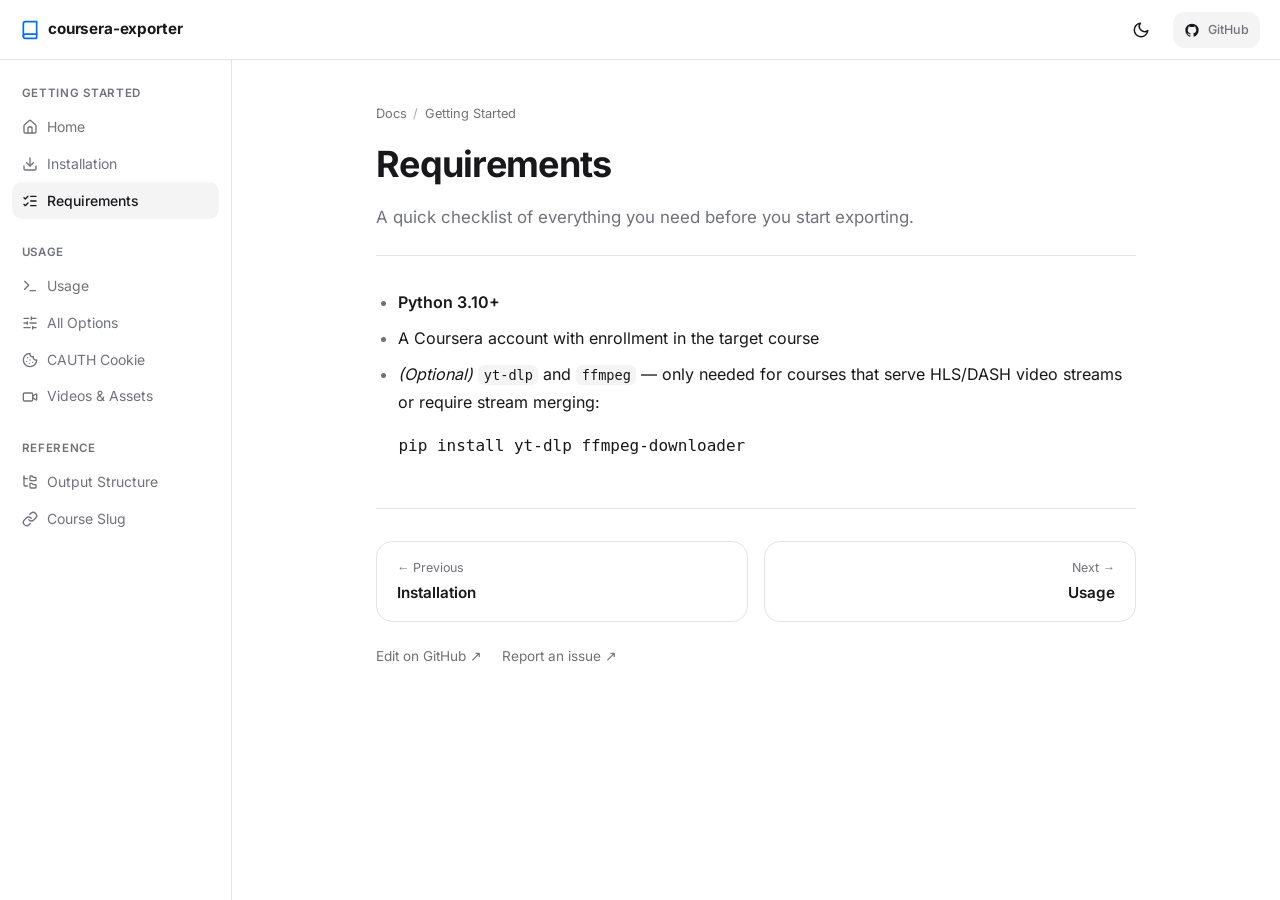
<file: docs/requirements.html>
<!DOCTYPE html>
<html lang="en">
<head>
<meta charset="utf-8">
<meta name="viewport" content="width=device-width, initial-scale=1">
<title>Requirements — coursera-exporter docs</title>
<meta name="description" content="What you need to run coursera-exporter.">
<script>(function(){var t=localStorage.getItem("theme")||"system";var d=t==="dark"||(t==="system"&&matchMedia("(prefers-color-scheme: dark)").matches);document.documentElement.classList.add(d?"dark":"light");})();</script>
<link rel="stylesheet" href="assets/styles.css">
</head>
<body>
<div class="app app--no-toc">
  <header class="topbar">
    <button class="iconbtn iconbtn--ghost hamburger" data-burger aria-label="Open navigation">
      <svg width="18" height="18" viewBox="0 0 24 24" fill="none" stroke="currentColor" stroke-width="2" stroke-linecap="round"><path d="M3 6h18M3 12h18M3 18h18"/></svg>
    </button>
    <a class="topbar__brand" href="index.html">
      <svg width="20" height="20" viewBox="0 0 24 24" fill="none" stroke="currentColor" stroke-width="2" stroke-linecap="round" stroke-linejoin="round"><path d="M4 19.5A2.5 2.5 0 0 1 6.5 17H20"/><path d="M6.5 2H20v20H6.5A2.5 2.5 0 0 1 4 19.5v-15A2.5 2.5 0 0 1 6.5 2z"/></svg>
      coursera-exporter
    </a>
    <div class="topbar__spacer"></div>
    <button class="iconbtn iconbtn--ghost" data-theme-toggle aria-label="Toggle theme">
      <svg data-theme-icon-sun width="18" height="18" viewBox="0 0 24 24" fill="none" stroke="currentColor" stroke-width="2" stroke-linecap="round" stroke-linejoin="round" style="display:none"><circle cx="12" cy="12" r="4"/><path d="M12 2v2M12 20v2M4.93 4.93l1.41 1.41M17.66 17.66l1.41 1.41M2 12h2M20 12h2M6.34 17.66l-1.41 1.41M19.07 4.93l-1.41 1.41"/></svg>
      <svg data-theme-icon-moon width="18" height="18" viewBox="0 0 24 24" fill="none" stroke="currentColor" stroke-width="2" stroke-linecap="round" stroke-linejoin="round"><path d="M21 12.79A9 9 0 1 1 11.21 3 7 7 0 0 0 21 12.79z"/></svg>
    </button>
    <a class="gh-star iconbtn" href="https://github.com/KavinMK05/coursera-exporter" target="_blank" rel="noreferrer" aria-label="GitHub repository">
      <svg width="16" height="16" viewBox="0 0 24 24" fill="currentColor"><path d="M12 2.5a10 10 0 0 0-10 10c0 4.42 2.87 8.17 6.84 9.5.5.08.66-.23.66-.5v-1.69c-2.77.6-3.36-1.34-3.36-1.34C5.68 17.31 5.03 17 5.03 17c-.91-.62.07-.6.07-.6 1 .07 1.53 1.03 1.53 1.03.87 1.52 2.34 1.07 2.91.83.09-.65.35-1.09.63-1.34-2.22-.25-4.55-1.11-4.55-4.92 0-1.11.38-2 1.03-2.71-.1-.25-.45-1.29.1-2.64 0 0 .84-.27 2.75 1.02.79-.22 1.65-.33 2.5-.33.85 0 1.71.11 2.5.33 1.91-1.29 2.75-1.02 2.75-1.02.55 1.35.2 2.39.1 2.64.65.71 1.03 1.6 1.03 2.71 0 3.82-2.34 4.66-4.57 4.91.36.31.69.92.69 1.85v2.74c0 .27.16.59.67.5 3.97-1.34 6.83-5.08 6.83-9.5a10 10 0 0 0-10-10Z"/></svg>
      <span class="gh-star__count" data-star-count></span>
    </a>
  </header>

  <aside class="sidebar" data-sidebar>
    <nav>
      <div class="nav-group">
        <div class="nav-group__label">Getting Started</div>
        <a class="nav-item" href="index.html"><svg class="nav-icon" width="16" height="16" viewBox="0 0 24 24" fill="none" stroke="currentColor" stroke-width="2" stroke-linecap="round" stroke-linejoin="round"><path d="M15 21v-8a1 1 0 0 0-1-1h-4a1 1 0 0 0-1 1v8"/><path d="M3 10a2 2 0 0 1 .709-1.528l7-6a2 2 0 0 1 2.582 0l7 6A2 2 0 0 1 21 10v9a2 2 0 0 1-2 2H5a2 2 0 0 1-2-2z"/></svg>Home</a>
        <a class="nav-item" href="installation.html"><svg class="nav-icon" width="16" height="16" viewBox="0 0 24 24" fill="none" stroke="currentColor" stroke-width="2" stroke-linecap="round" stroke-linejoin="round"><path d="M12 15V3"/><path d="M21 15v4a2 2 0 0 1-2 2H5a2 2 0 0 1-2-2v-4"/><path d="m7 10 5 5 5-5"/></svg>Installation</a>
        <a class="nav-item" href="requirements.html"><svg class="nav-icon" width="16" height="16" viewBox="0 0 24 24" fill="none" stroke="currentColor" stroke-width="2" stroke-linecap="round" stroke-linejoin="round"><path d="M13 5h8"/><path d="M13 12h8"/><path d="M13 19h8"/><path d="m3 17 2 2 4-4"/><path d="m3 7 2 2 4-4"/></svg>Requirements</a>
      </div>
      <div class="nav-group">
        <div class="nav-group__label">Usage</div>
        <a class="nav-item" href="usage.html"><svg class="nav-icon" width="16" height="16" viewBox="0 0 24 24" fill="none" stroke="currentColor" stroke-width="2" stroke-linecap="round" stroke-linejoin="round"><path d="M12 19h8"/><path d="m4 17 6-6-6-6"/></svg>Usage</a>
        <a class="nav-item" href="options.html"><svg class="nav-icon" width="16" height="16" viewBox="0 0 24 24" fill="none" stroke="currentColor" stroke-width="2" stroke-linecap="round" stroke-linejoin="round"><path d="M10 5H3"/><path d="M12 19H3"/><path d="M14 3v4"/><path d="M16 17v4"/><path d="M21 12h-9"/><path d="M21 19h-5"/><path d="M21 5h-7"/><path d="M8 10v4"/><path d="M8 12H3"/></svg>All Options</a>
        <a class="nav-item" href="cookie.html"><svg class="nav-icon" width="16" height="16" viewBox="0 0 24 24" fill="none" stroke="currentColor" stroke-width="2" stroke-linecap="round" stroke-linejoin="round"><path d="M12 2a10 10 0 1 0 10 10 4 4 0 0 1-5-5 4 4 0 0 1-5-5"/><path d="M8.5 8.5v.01"/><path d="M16 15.5v.01"/><path d="M12 12v.01"/><path d="M11 17v.01"/><path d="M7 14v.01"/></svg>CAUTH Cookie</a>
        <a class="nav-item" href="videos.html"><svg class="nav-icon" width="16" height="16" viewBox="0 0 24 24" fill="none" stroke="currentColor" stroke-width="2" stroke-linecap="round" stroke-linejoin="round"><path d="m16 13 5.223 3.482a.5.5 0 0 0 .777-.416V7.87a.5.5 0 0 0-.752-.432L16 10.5"/><rect x="2" y="6" width="14" height="12" rx="2"/></svg>Videos &amp; Assets</a>
      </div>
      <div class="nav-group">
        <div class="nav-group__label">Reference</div>
        <a class="nav-item" href="output.html"><svg class="nav-icon" width="16" height="16" viewBox="0 0 24 24" fill="none" stroke="currentColor" stroke-width="2" stroke-linecap="round" stroke-linejoin="round"><path d="M20 10a1 1 0 0 0 1-1V6a1 1 0 0 0-1-1h-2.5a1 1 0 0 1-.8-.4l-.9-1.2A1 1 0 0 0 15 3h-2a1 1 0 0 0-1 1v5a1 1 0 0 0 1 1Z"/><path d="M20 21a1 1 0 0 0 1-1v-3a1 1 0 0 0-1-1h-2.9a1 1 0 0 1-.88-.55l-.42-.85a1 1 0 0 0-.92-.6H13a1 1 0 0 0-1 1v5a1 1 0 0 0 1 1Z"/><path d="M3 5a2 2 0 0 0 2 2h3"/><path d="M3 3v13a2 2 0 0 0 2 2h3"/></svg>Output Structure</a>
        <a class="nav-item" href="slug.html"><svg class="nav-icon" width="16" height="16" viewBox="0 0 24 24" fill="none" stroke="currentColor" stroke-width="2" stroke-linecap="round" stroke-linejoin="round"><path d="M10 13a5 5 0 0 0 7.54.54l3-3a5 5 0 0 0-7.07-7.07l-1.72 1.71"/><path d="M14 11a5 5 0 0 0-7.54-.54l-3 3a5 5 0 0 0 7.07 7.07l1.71-1.71"/></svg>Course Slug</a>
      </div>
    </nav>
  </aside>
  <div class="sidebar-scrim" data-scrim"></div>

  <main class="main">
    <div class="main__inner">
      <div class="crumbs">
        <a href="index.html">Docs</a>
        <span class="crumbs__sep">/</span>
        <span>Getting Started</span>
      </div>
      <h1 class="page-title">Requirements</h1>
      <p class="page-lead">A quick checklist of everything you need before you start exporting.</p>
      <hr class="page-divider">
      <div class="prose">
<ul>
  <li><strong>Python 3.10+</strong></li>
  <li>A Coursera account with enrollment in the target course</li>
  <li><em>(Optional)</em> <code>yt-dlp</code> and <code>ffmpeg</code> — only needed for courses that serve HLS/DASH video streams or require stream merging:
<pre><code>pip install yt-dlp ffmpeg-downloader</code></pre></li>
</ul>
      </div>
      <div class="pager">
        <a class="pager__card" href="installation.html">
          <div class="pager__label">← Previous</div>
          <div class="pager__title">Installation</div>
        </a>
        <a class="pager__card pager__card--next" href="usage.html">
          <div class="pager__label">Next →</div>
          <div class="pager__title">Usage</div>
        </a>
      </div>
      <div class="foot-links">
        <a href="https://github.com/KavinMK05/coursera-exporter/blob/master/README.md" target="_blank" rel="noreferrer">Edit on GitHub ↗</a>
        <a href="https://github.com/KavinMK05/coursera-exporter/issues" target="_blank" rel="noreferrer">Report an issue ↗</a>
      </div>
    </div>
  </main>

</div>
<div class="toast" data-toast>Copied!</div>
<script src="assets/script.js"></script>
</body>
</html>
</file>
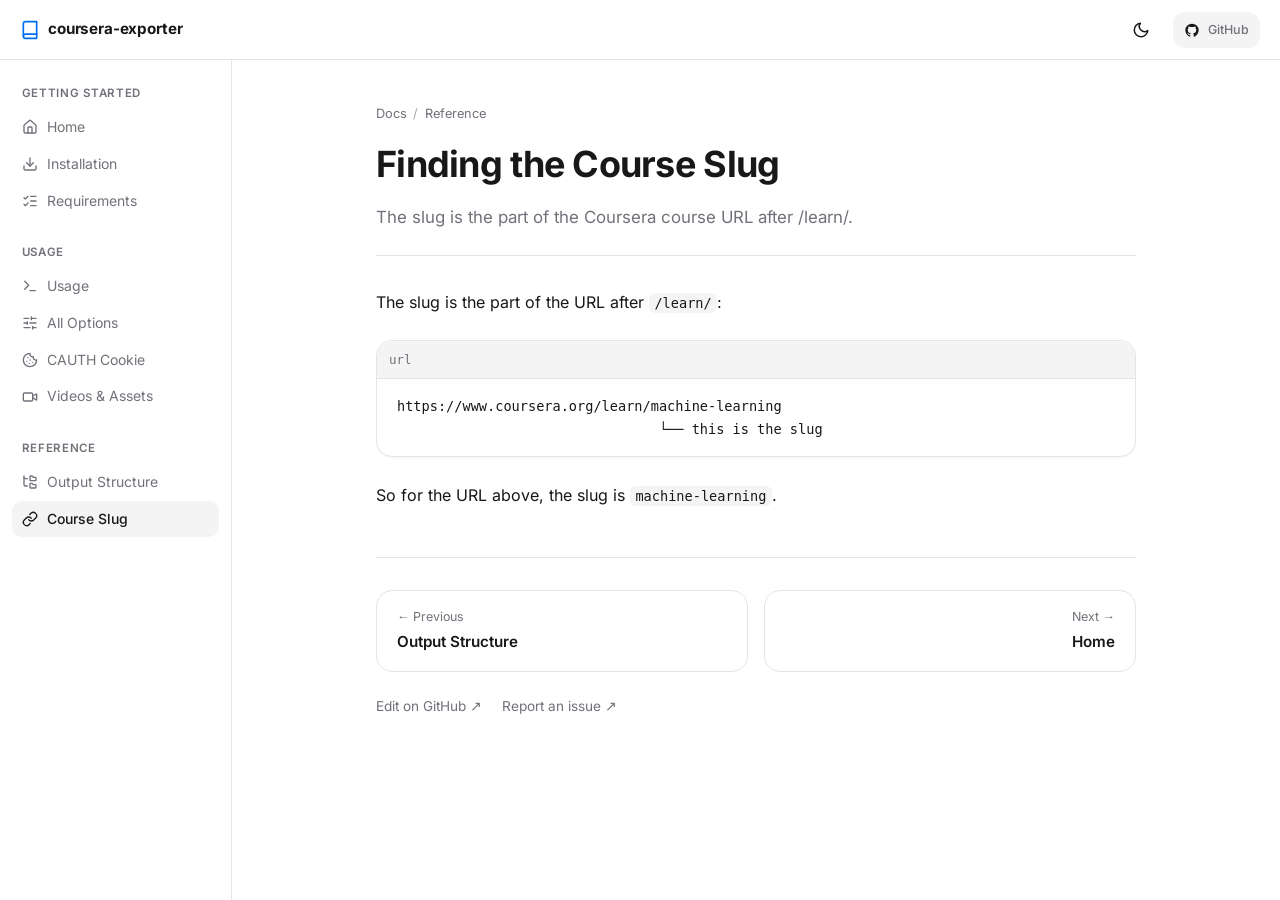
<file: docs/slug.html>
<!DOCTYPE html>
<html lang="en">
<head>
<meta charset="utf-8">
<meta name="viewport" content="width=device-width, initial-scale=1">
<title>Finding the Course Slug — coursera-exporter docs</title>
<meta name="description" content="How to find the Coursera course slug from the URL.">
<script>(function(){var t=localStorage.getItem("theme")||"system";var d=t==="dark"||(t==="system"&&matchMedia("(prefers-color-scheme: dark)").matches);document.documentElement.classList.add(d?"dark":"light");})();</script>
<link rel="stylesheet" href="assets/styles.css">
</head>
<body>
<div class="app app--no-toc">
  <header class="topbar">
    <button class="iconbtn iconbtn--ghost hamburger" data-burger aria-label="Open navigation">
      <svg width="18" height="18" viewBox="0 0 24 24" fill="none" stroke="currentColor" stroke-width="2" stroke-linecap="round"><path d="M3 6h18M3 12h18M3 18h18"/></svg>
    </button>
    <a class="topbar__brand" href="index.html">
      <svg width="20" height="20" viewBox="0 0 24 24" fill="none" stroke="currentColor" stroke-width="2" stroke-linecap="round" stroke-linejoin="round"><path d="M4 19.5A2.5 2.5 0 0 1 6.5 17H20"/><path d="M6.5 2H20v20H6.5A2.5 2.5 0 0 1 4 19.5v-15A2.5 2.5 0 0 1 6.5 2z"/></svg>
      coursera-exporter
    </a>
    <div class="topbar__spacer"></div>
    <button class="iconbtn iconbtn--ghost" data-theme-toggle aria-label="Toggle theme">
      <svg data-theme-icon-sun width="18" height="18" viewBox="0 0 24 24" fill="none" stroke="currentColor" stroke-width="2" stroke-linecap="round" stroke-linejoin="round" style="display:none"><circle cx="12" cy="12" r="4"/><path d="M12 2v2M12 20v2M4.93 4.93l1.41 1.41M17.66 17.66l1.41 1.41M2 12h2M20 12h2M6.34 17.66l-1.41 1.41M19.07 4.93l-1.41 1.41"/></svg>
      <svg data-theme-icon-moon width="18" height="18" viewBox="0 0 24 24" fill="none" stroke="currentColor" stroke-width="2" stroke-linecap="round" stroke-linejoin="round"><path d="M21 12.79A9 9 0 1 1 11.21 3 7 7 0 0 0 21 12.79z"/></svg>
    </button>
    <a class="gh-star iconbtn" href="https://github.com/KavinMK05/coursera-exporter" target="_blank" rel="noreferrer" aria-label="GitHub repository">
      <svg width="16" height="16" viewBox="0 0 24 24" fill="currentColor"><path d="M12 2.5a10 10 0 0 0-10 10c0 4.42 2.87 8.17 6.84 9.5.5.08.66-.23.66-.5v-1.69c-2.77.6-3.36-1.34-3.36-1.34C5.68 17.31 5.03 17 5.03 17c-.91-.62.07-.6.07-.6 1 .07 1.53 1.03 1.53 1.03.87 1.52 2.34 1.07 2.91.83.09-.65.35-1.09.63-1.34-2.22-.25-4.55-1.11-4.55-4.92 0-1.11.38-2 1.03-2.71-.1-.25-.45-1.29.1-2.64 0 0 .84-.27 2.75 1.02.79-.22 1.65-.33 2.5-.33.85 0 1.71.11 2.5.33 1.91-1.29 2.75-1.02 2.75-1.02.55 1.35.2 2.39.1 2.64.65.71 1.03 1.6 1.03 2.71 0 3.82-2.34 4.66-4.57 4.91.36.31.69.92.69 1.85v2.74c0 .27.16.59.67.5 3.97-1.34 6.83-5.08 6.83-9.5a10 10 0 0 0-10-10Z"/></svg>
      <span class="gh-star__count" data-star-count></span>
    </a>
  </header>

  <aside class="sidebar" data-sidebar>
    <nav>
      <div class="nav-group">
        <div class="nav-group__label">Getting Started</div>
        <a class="nav-item" href="index.html"><svg class="nav-icon" width="16" height="16" viewBox="0 0 24 24" fill="none" stroke="currentColor" stroke-width="2" stroke-linecap="round" stroke-linejoin="round"><path d="M15 21v-8a1 1 0 0 0-1-1h-4a1 1 0 0 0-1 1v8"/><path d="M3 10a2 2 0 0 1 .709-1.528l7-6a2 2 0 0 1 2.582 0l7 6A2 2 0 0 1 21 10v9a2 2 0 0 1-2 2H5a2 2 0 0 1-2-2z"/></svg>Home</a>
        <a class="nav-item" href="installation.html"><svg class="nav-icon" width="16" height="16" viewBox="0 0 24 24" fill="none" stroke="currentColor" stroke-width="2" stroke-linecap="round" stroke-linejoin="round"><path d="M12 15V3"/><path d="M21 15v4a2 2 0 0 1-2 2H5a2 2 0 0 1-2-2v-4"/><path d="m7 10 5 5 5-5"/></svg>Installation</a>
        <a class="nav-item" href="requirements.html"><svg class="nav-icon" width="16" height="16" viewBox="0 0 24 24" fill="none" stroke="currentColor" stroke-width="2" stroke-linecap="round" stroke-linejoin="round"><path d="M13 5h8"/><path d="M13 12h8"/><path d="M13 19h8"/><path d="m3 17 2 2 4-4"/><path d="m3 7 2 2 4-4"/></svg>Requirements</a>
      </div>
      <div class="nav-group">
        <div class="nav-group__label">Usage</div>
        <a class="nav-item" href="usage.html"><svg class="nav-icon" width="16" height="16" viewBox="0 0 24 24" fill="none" stroke="currentColor" stroke-width="2" stroke-linecap="round" stroke-linejoin="round"><path d="M12 19h8"/><path d="m4 17 6-6-6-6"/></svg>Usage</a>
        <a class="nav-item" href="options.html"><svg class="nav-icon" width="16" height="16" viewBox="0 0 24 24" fill="none" stroke="currentColor" stroke-width="2" stroke-linecap="round" stroke-linejoin="round"><path d="M10 5H3"/><path d="M12 19H3"/><path d="M14 3v4"/><path d="M16 17v4"/><path d="M21 12h-9"/><path d="M21 19h-5"/><path d="M21 5h-7"/><path d="M8 10v4"/><path d="M8 12H3"/></svg>All Options</a>
        <a class="nav-item" href="cookie.html"><svg class="nav-icon" width="16" height="16" viewBox="0 0 24 24" fill="none" stroke="currentColor" stroke-width="2" stroke-linecap="round" stroke-linejoin="round"><path d="M12 2a10 10 0 1 0 10 10 4 4 0 0 1-5-5 4 4 0 0 1-5-5"/><path d="M8.5 8.5v.01"/><path d="M16 15.5v.01"/><path d="M12 12v.01"/><path d="M11 17v.01"/><path d="M7 14v.01"/></svg>CAUTH Cookie</a>
        <a class="nav-item" href="videos.html"><svg class="nav-icon" width="16" height="16" viewBox="0 0 24 24" fill="none" stroke="currentColor" stroke-width="2" stroke-linecap="round" stroke-linejoin="round"><path d="m16 13 5.223 3.482a.5.5 0 0 0 .777-.416V7.87a.5.5 0 0 0-.752-.432L16 10.5"/><rect x="2" y="6" width="14" height="12" rx="2"/></svg>Videos &amp; Assets</a>
      </div>
      <div class="nav-group">
        <div class="nav-group__label">Reference</div>
        <a class="nav-item" href="output.html"><svg class="nav-icon" width="16" height="16" viewBox="0 0 24 24" fill="none" stroke="currentColor" stroke-width="2" stroke-linecap="round" stroke-linejoin="round"><path d="M20 10a1 1 0 0 0 1-1V6a1 1 0 0 0-1-1h-2.5a1 1 0 0 1-.8-.4l-.9-1.2A1 1 0 0 0 15 3h-2a1 1 0 0 0-1 1v5a1 1 0 0 0 1 1Z"/><path d="M20 21a1 1 0 0 0 1-1v-3a1 1 0 0 0-1-1h-2.9a1 1 0 0 1-.88-.55l-.42-.85a1 1 0 0 0-.92-.6H13a1 1 0 0 0-1 1v5a1 1 0 0 0 1 1Z"/><path d="M3 5a2 2 0 0 0 2 2h3"/><path d="M3 3v13a2 2 0 0 0 2 2h3"/></svg>Output Structure</a>
        <a class="nav-item" href="slug.html"><svg class="nav-icon" width="16" height="16" viewBox="0 0 24 24" fill="none" stroke="currentColor" stroke-width="2" stroke-linecap="round" stroke-linejoin="round"><path d="M10 13a5 5 0 0 0 7.54.54l3-3a5 5 0 0 0-7.07-7.07l-1.72 1.71"/><path d="M14 11a5 5 0 0 0-7.54-.54l-3 3a5 5 0 0 0 7.07 7.07l1.71-1.71"/></svg>Course Slug</a>
      </div>
    </nav>
  </aside>
  <div class="sidebar-scrim" data-scrim"></div>

  <main class="main">
    <div class="main__inner">
      <div class="crumbs">
        <a href="index.html">Docs</a>
        <span class="crumbs__sep">/</span>
        <span>Reference</span>
      </div>
      <h1 class="page-title">Finding the Course Slug</h1>
      <p class="page-lead">The slug is the part of the Coursera course URL after /learn/.</p>
      <hr class="page-divider">
      <div class="prose">
<p>The slug is the part of the URL after <code>/learn/</code>:</p>
<div class="codeblock"><div class="codeblock__head"><span class="codeblock__label">url</span></div><pre><code>https://www.coursera.org/learn/machine-learning
                                └── this is the slug</code></pre></div>
<p>So for the URL above, the slug is <code>machine-learning</code>.</p>
      </div>
      <div class="pager">
        <a class="pager__card" href="output.html">
          <div class="pager__label">← Previous</div>
          <div class="pager__title">Output Structure</div>
        </a>
        <a class="pager__card pager__card--next" href="index.html">
          <div class="pager__label">Next →</div>
          <div class="pager__title">Home</div>
        </a>
      </div>
      <div class="foot-links">
        <a href="https://github.com/KavinMK05/coursera-exporter/blob/master/README.md" target="_blank" rel="noreferrer">Edit on GitHub ↗</a>
        <a href="https://github.com/KavinMK05/coursera-exporter/issues" target="_blank" rel="noreferrer">Report an issue ↗</a>
      </div>
    </div>
  </main>

</div>
<div class="toast" data-toast>Copied!</div>
<script src="assets/script.js"></script>
</body>
</html>
</file>
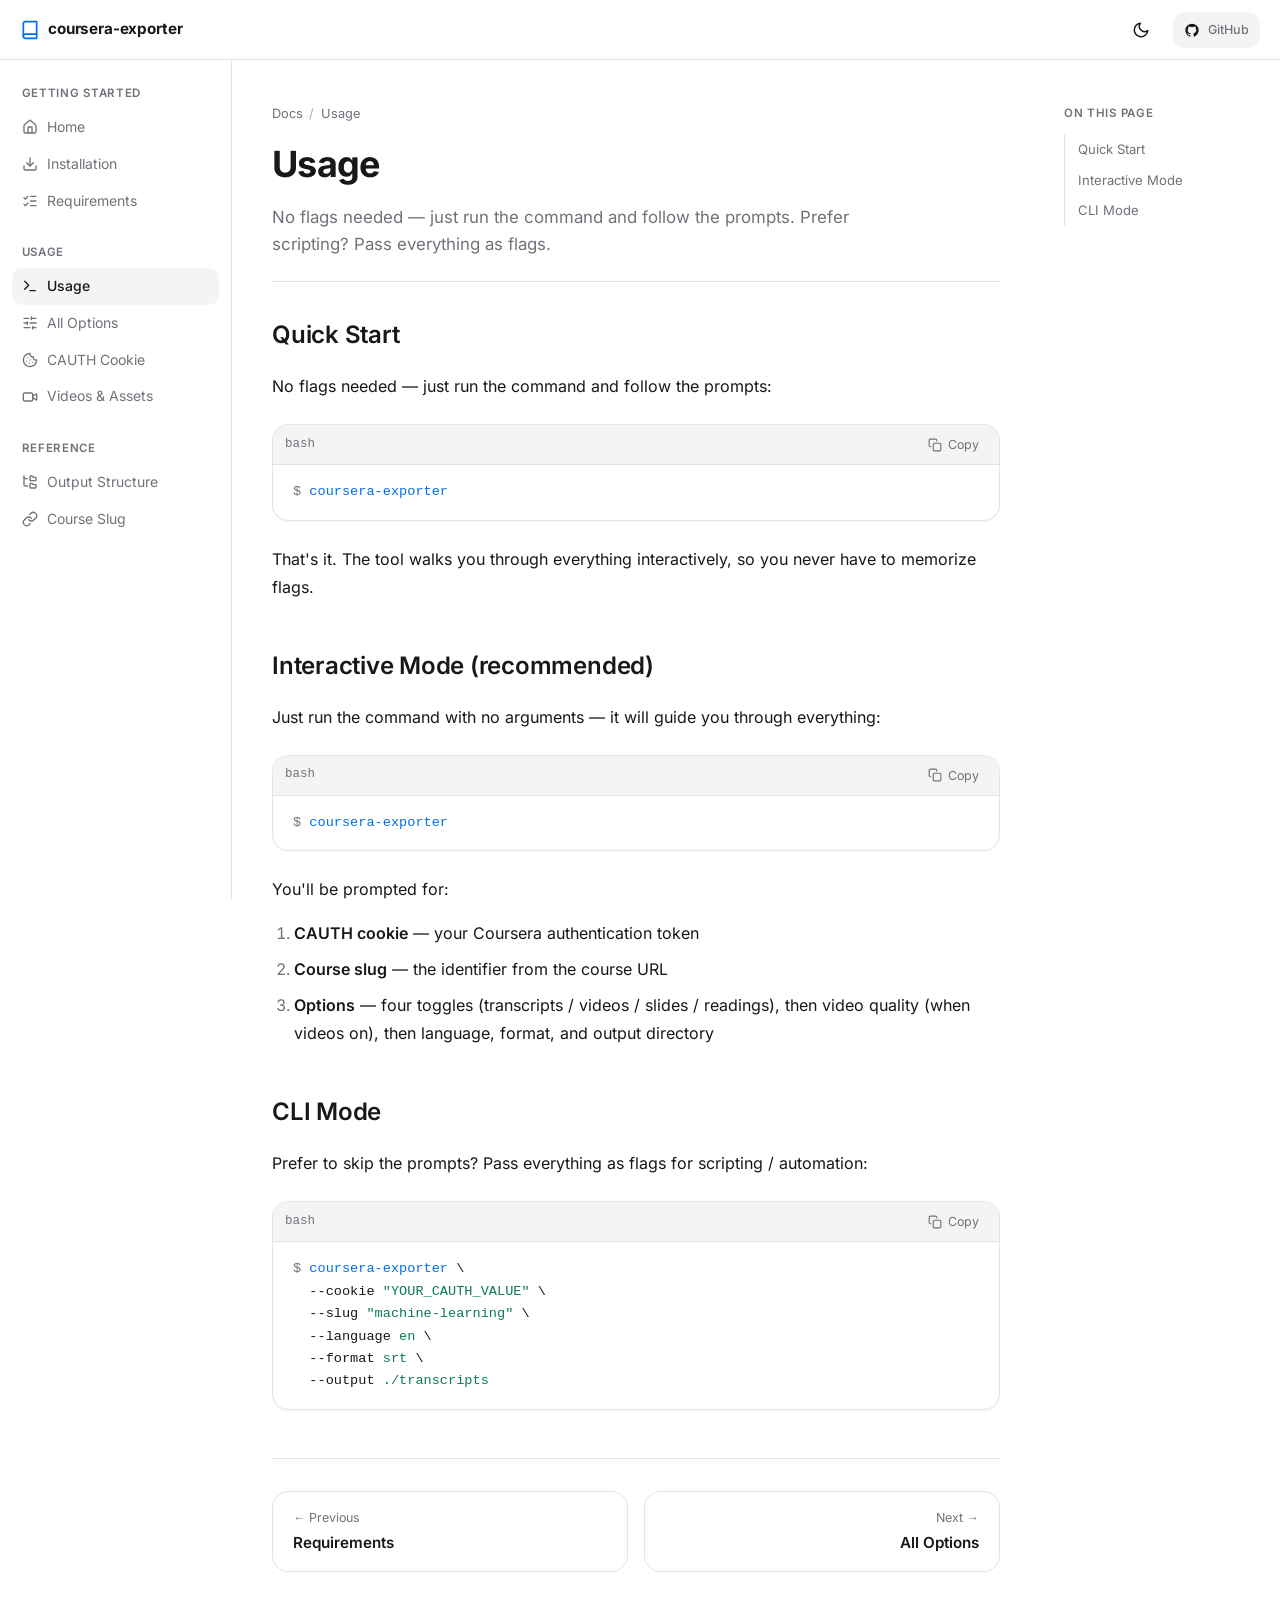
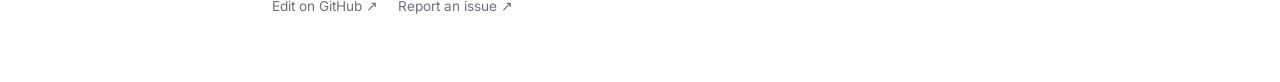
<file: docs/usage.html>
<!DOCTYPE html>
<html lang="en">
<head>
<meta charset="utf-8">
<meta name="viewport" content="width=device-width, initial-scale=1">
<title>Usage — coursera-exporter docs</title>
<meta name="description" content="How to use coursera-exporter: interactive and CLI modes.">
<script>(function(){var t=localStorage.getItem("theme")||"system";var d=t==="dark"||(t==="system"&&matchMedia("(prefers-color-scheme: dark)").matches);document.documentElement.classList.add(d?"dark":"light");})();</script>
<link rel="stylesheet" href="assets/styles.css">
</head>
<body>
<div class="app ">
  <header class="topbar">
    <button class="iconbtn iconbtn--ghost hamburger" data-burger aria-label="Open navigation">
      <svg width="18" height="18" viewBox="0 0 24 24" fill="none" stroke="currentColor" stroke-width="2" stroke-linecap="round"><path d="M3 6h18M3 12h18M3 18h18"/></svg>
    </button>
    <a class="topbar__brand" href="index.html">
      <svg width="20" height="20" viewBox="0 0 24 24" fill="none" stroke="currentColor" stroke-width="2" stroke-linecap="round" stroke-linejoin="round"><path d="M4 19.5A2.5 2.5 0 0 1 6.5 17H20"/><path d="M6.5 2H20v20H6.5A2.5 2.5 0 0 1 4 19.5v-15A2.5 2.5 0 0 1 6.5 2z"/></svg>
      coursera-exporter
    </a>
    <div class="topbar__spacer"></div>
    <button class="iconbtn iconbtn--ghost" data-theme-toggle aria-label="Toggle theme">
      <svg data-theme-icon-sun width="18" height="18" viewBox="0 0 24 24" fill="none" stroke="currentColor" stroke-width="2" stroke-linecap="round" stroke-linejoin="round" style="display:none"><circle cx="12" cy="12" r="4"/><path d="M12 2v2M12 20v2M4.93 4.93l1.41 1.41M17.66 17.66l1.41 1.41M2 12h2M20 12h2M6.34 17.66l-1.41 1.41M19.07 4.93l-1.41 1.41"/></svg>
      <svg data-theme-icon-moon width="18" height="18" viewBox="0 0 24 24" fill="none" stroke="currentColor" stroke-width="2" stroke-linecap="round" stroke-linejoin="round"><path d="M21 12.79A9 9 0 1 1 11.21 3 7 7 0 0 0 21 12.79z"/></svg>
    </button>
    <a class="gh-star iconbtn" href="https://github.com/KavinMK05/coursera-exporter" target="_blank" rel="noreferrer" aria-label="GitHub repository">
      <svg width="16" height="16" viewBox="0 0 24 24" fill="currentColor"><path d="M12 2.5a10 10 0 0 0-10 10c0 4.42 2.87 8.17 6.84 9.5.5.08.66-.23.66-.5v-1.69c-2.77.6-3.36-1.34-3.36-1.34C5.68 17.31 5.03 17 5.03 17c-.91-.62.07-.6.07-.6 1 .07 1.53 1.03 1.53 1.03.87 1.52 2.34 1.07 2.91.83.09-.65.35-1.09.63-1.34-2.22-.25-4.55-1.11-4.55-4.92 0-1.11.38-2 1.03-2.71-.1-.25-.45-1.29.1-2.64 0 0 .84-.27 2.75 1.02.79-.22 1.65-.33 2.5-.33.85 0 1.71.11 2.5.33 1.91-1.29 2.75-1.02 2.75-1.02.55 1.35.2 2.39.1 2.64.65.71 1.03 1.6 1.03 2.71 0 3.82-2.34 4.66-4.57 4.91.36.31.69.92.69 1.85v2.74c0 .27.16.59.67.5 3.97-1.34 6.83-5.08 6.83-9.5a10 10 0 0 0-10-10Z"/></svg>
      <span class="gh-star__count" data-star-count></span>
    </a>
  </header>

  <aside class="sidebar" data-sidebar>
    <nav>
      <div class="nav-group">
        <div class="nav-group__label">Getting Started</div>
        <a class="nav-item" href="index.html"><svg class="nav-icon" width="16" height="16" viewBox="0 0 24 24" fill="none" stroke="currentColor" stroke-width="2" stroke-linecap="round" stroke-linejoin="round"><path d="M15 21v-8a1 1 0 0 0-1-1h-4a1 1 0 0 0-1 1v8"/><path d="M3 10a2 2 0 0 1 .709-1.528l7-6a2 2 0 0 1 2.582 0l7 6A2 2 0 0 1 21 10v9a2 2 0 0 1-2 2H5a2 2 0 0 1-2-2z"/></svg>Home</a>
        <a class="nav-item" href="installation.html"><svg class="nav-icon" width="16" height="16" viewBox="0 0 24 24" fill="none" stroke="currentColor" stroke-width="2" stroke-linecap="round" stroke-linejoin="round"><path d="M12 15V3"/><path d="M21 15v4a2 2 0 0 1-2 2H5a2 2 0 0 1-2-2v-4"/><path d="m7 10 5 5 5-5"/></svg>Installation</a>
        <a class="nav-item" href="requirements.html"><svg class="nav-icon" width="16" height="16" viewBox="0 0 24 24" fill="none" stroke="currentColor" stroke-width="2" stroke-linecap="round" stroke-linejoin="round"><path d="M13 5h8"/><path d="M13 12h8"/><path d="M13 19h8"/><path d="m3 17 2 2 4-4"/><path d="m3 7 2 2 4-4"/></svg>Requirements</a>
      </div>
      <div class="nav-group">
        <div class="nav-group__label">Usage</div>
        <a class="nav-item" href="usage.html"><svg class="nav-icon" width="16" height="16" viewBox="0 0 24 24" fill="none" stroke="currentColor" stroke-width="2" stroke-linecap="round" stroke-linejoin="round"><path d="M12 19h8"/><path d="m4 17 6-6-6-6"/></svg>Usage</a>
        <a class="nav-item" href="options.html"><svg class="nav-icon" width="16" height="16" viewBox="0 0 24 24" fill="none" stroke="currentColor" stroke-width="2" stroke-linecap="round" stroke-linejoin="round"><path d="M10 5H3"/><path d="M12 19H3"/><path d="M14 3v4"/><path d="M16 17v4"/><path d="M21 12h-9"/><path d="M21 19h-5"/><path d="M21 5h-7"/><path d="M8 10v4"/><path d="M8 12H3"/></svg>All Options</a>
        <a class="nav-item" href="cookie.html"><svg class="nav-icon" width="16" height="16" viewBox="0 0 24 24" fill="none" stroke="currentColor" stroke-width="2" stroke-linecap="round" stroke-linejoin="round"><path d="M12 2a10 10 0 1 0 10 10 4 4 0 0 1-5-5 4 4 0 0 1-5-5"/><path d="M8.5 8.5v.01"/><path d="M16 15.5v.01"/><path d="M12 12v.01"/><path d="M11 17v.01"/><path d="M7 14v.01"/></svg>CAUTH Cookie</a>
        <a class="nav-item" href="videos.html"><svg class="nav-icon" width="16" height="16" viewBox="0 0 24 24" fill="none" stroke="currentColor" stroke-width="2" stroke-linecap="round" stroke-linejoin="round"><path d="m16 13 5.223 3.482a.5.5 0 0 0 .777-.416V7.87a.5.5 0 0 0-.752-.432L16 10.5"/><rect x="2" y="6" width="14" height="12" rx="2"/></svg>Videos &amp; Assets</a>
      </div>
      <div class="nav-group">
        <div class="nav-group__label">Reference</div>
        <a class="nav-item" href="output.html"><svg class="nav-icon" width="16" height="16" viewBox="0 0 24 24" fill="none" stroke="currentColor" stroke-width="2" stroke-linecap="round" stroke-linejoin="round"><path d="M20 10a1 1 0 0 0 1-1V6a1 1 0 0 0-1-1h-2.5a1 1 0 0 1-.8-.4l-.9-1.2A1 1 0 0 0 15 3h-2a1 1 0 0 0-1 1v5a1 1 0 0 0 1 1Z"/><path d="M20 21a1 1 0 0 0 1-1v-3a1 1 0 0 0-1-1h-2.9a1 1 0 0 1-.88-.55l-.42-.85a1 1 0 0 0-.92-.6H13a1 1 0 0 0-1 1v5a1 1 0 0 0 1 1Z"/><path d="M3 5a2 2 0 0 0 2 2h3"/><path d="M3 3v13a2 2 0 0 0 2 2h3"/></svg>Output Structure</a>
        <a class="nav-item" href="slug.html"><svg class="nav-icon" width="16" height="16" viewBox="0 0 24 24" fill="none" stroke="currentColor" stroke-width="2" stroke-linecap="round" stroke-linejoin="round"><path d="M10 13a5 5 0 0 0 7.54.54l3-3a5 5 0 0 0-7.07-7.07l-1.72 1.71"/><path d="M14 11a5 5 0 0 0-7.54-.54l-3 3a5 5 0 0 0 7.07 7.07l1.71-1.71"/></svg>Course Slug</a>
      </div>
    </nav>
  </aside>
  <div class="sidebar-scrim" data-scrim"></div>

  <main class="main">
    <div class="main__inner">
      <div class="crumbs">
        <a href="index.html">Docs</a>
        <span class="crumbs__sep">/</span>
        <span>Usage</span>
      </div>
      <h1 class="page-title">Usage</h1>
      <p class="page-lead">No flags needed — just run the command and follow the prompts. Prefer scripting? Pass everything as flags.</p>
      <hr class="page-divider">
      <div class="prose">
<h2 id="quick-start">Quick Start</h2>
<p>No flags needed — just run the command and follow the prompts:</p>
<div class="codeblock"><div class="codeblock__head"><span class="codeblock__label">bash</span><button class="codeblock__copy" data-copy><svg width="14" height="14" viewBox="0 0 24 24" fill="none" stroke="currentColor" stroke-width="2" stroke-linecap="round" stroke-linejoin="round"><rect x="9" y="9" width="13" height="13" rx="2"/><path d="M5 15H4a2 2 0 0 1-2-2V4a2 2 0 0 1 2-2h9a2 2 0 0 1 2 2v1"/></svg> Copy</button></div><pre><code><span class="tok-prompt">$ </span><span class="tok-cmd">coursera-exporter</span></code></pre></div>
<p>That's it. The tool walks you through everything interactively, so you never have to memorize flags.</p>

<h2 id="interactive-mode">Interactive Mode (recommended)</h2>
<p>Just run the command with no arguments — it will guide you through everything:</p>
<div class="codeblock"><div class="codeblock__head"><span class="codeblock__label">bash</span><button class="codeblock__copy" data-copy><svg width="14" height="14" viewBox="0 0 24 24" fill="none" stroke="currentColor" stroke-width="2" stroke-linecap="round" stroke-linejoin="round"><rect x="9" y="9" width="13" height="13" rx="2"/><path d="M5 15H4a2 2 0 0 1-2-2V4a2 2 0 0 1 2-2h9a2 2 0 0 1 2 2v1"/></svg> Copy</button></div><pre><code><span class="tok-prompt">$ </span><span class="tok-cmd">coursera-exporter</span></code></pre></div>
<p>You'll be prompted for:</p>
<ol>
  <li><strong>CAUTH cookie</strong> — your Coursera authentication token</li>
  <li><strong>Course slug</strong> — the identifier from the course URL</li>
  <li><strong>Options</strong> — four toggles (transcripts / videos / slides / readings), then video quality (when videos on), then language, format, and output directory</li>
</ol>

<h2 id="cli-mode">CLI Mode</h2>
<p>Prefer to skip the prompts? Pass everything as flags for scripting / automation:</p>
<div class="codeblock"><div class="codeblock__head"><span class="codeblock__label">bash</span><button class="codeblock__copy" data-copy><svg width="14" height="14" viewBox="0 0 24 24" fill="none" stroke="currentColor" stroke-width="2" stroke-linecap="round" stroke-linejoin="round"><rect x="9" y="9" width="13" height="13" rx="2"/><path d="M5 15H4a2 2 0 0 1-2-2V4a2 2 0 0 1 2-2h9a2 2 0 0 1 2 2v1"/></svg> Copy</button></div><pre><code><span class="tok-prompt">$ </span><span class="tok-cmd">coursera-exporter</span> \
  <span class="tok-flag">--cookie</span> <span class="tok-str">"YOUR_CAUTH_VALUE"</span> \
  <span class="tok-flag">--slug</span> <span class="tok-str">"machine-learning"</span> \
  <span class="tok-flag">--language</span> <span class="tok-val">en</span> \
  <span class="tok-flag">--format</span> <span class="tok-val">srt</span> \
  <span class="tok-flag">--output</span> <span class="tok-str">./transcripts</span></code></pre></div>
      </div>
      <div class="pager">
        <a class="pager__card" href="requirements.html">
          <div class="pager__label">← Previous</div>
          <div class="pager__title">Requirements</div>
        </a>
        <a class="pager__card pager__card--next" href="options.html">
          <div class="pager__label">Next →</div>
          <div class="pager__title">All Options</div>
        </a>
      </div>
      <div class="foot-links">
        <a href="https://github.com/KavinMK05/coursera-exporter/blob/master/README.md" target="_blank" rel="noreferrer">Edit on GitHub ↗</a>
        <a href="https://github.com/KavinMK05/coursera-exporter/issues" target="_blank" rel="noreferrer">Report an issue ↗</a>
      </div>
    </div>
  </main>
  <aside class="toc" data-toc>
    <div class="toc__label">On this page</div>
    <ul class="toc__list">
        <li><a href="#quick-start">Quick Start</a></li>
        <li><a href="#interactive-mode">Interactive Mode</a></li>
        <li><a href="#cli-mode">CLI Mode</a></li>
    </ul>
  </aside>
</div>
<div class="toast" data-toast>Copied!</div>
<script src="assets/script.js"></script>
</body>
</html>
</file>
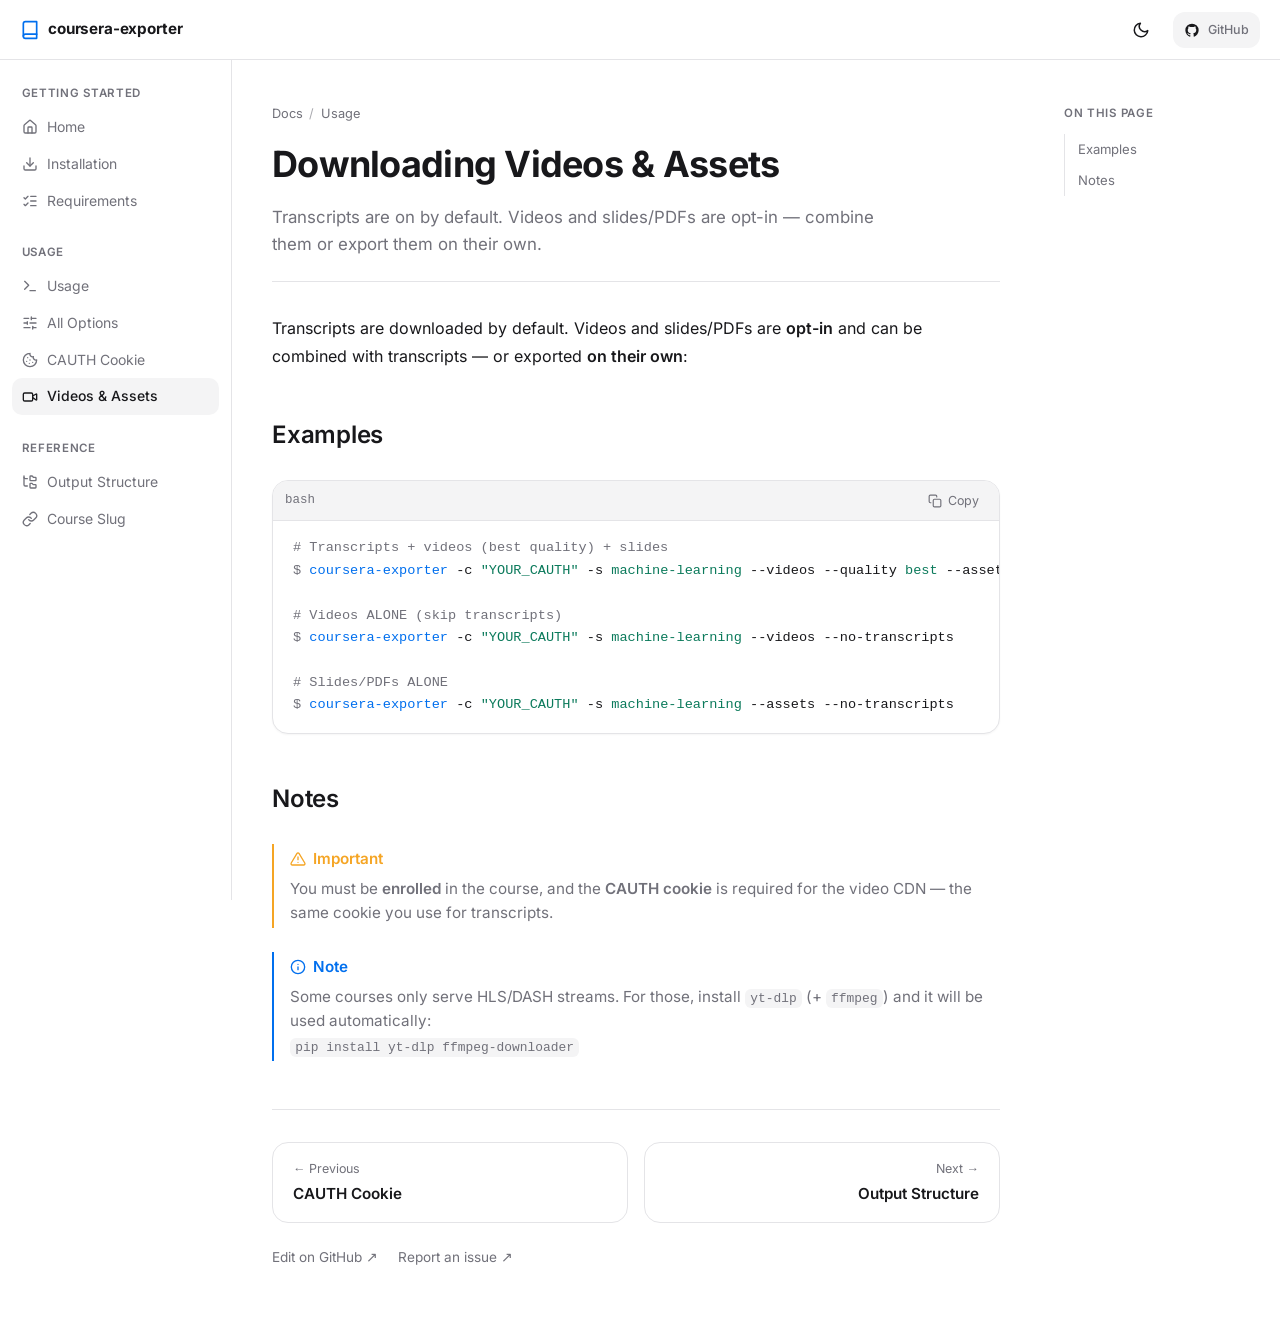
<file: docs/videos.html>
<!DOCTYPE html>
<html lang="en">
<head>
<meta charset="utf-8">
<meta name="viewport" content="width=device-width, initial-scale=1">
<title>Downloading Videos & Assets — coursera-exporter docs</title>
<meta name="description" content="Download lecture videos, slides, and PDFs with coursera-exporter.">
<script>(function(){var t=localStorage.getItem("theme")||"system";var d=t==="dark"||(t==="system"&&matchMedia("(prefers-color-scheme: dark)").matches);document.documentElement.classList.add(d?"dark":"light");})();</script>
<link rel="stylesheet" href="assets/styles.css">
</head>
<body>
<div class="app ">
  <header class="topbar">
    <button class="iconbtn iconbtn--ghost hamburger" data-burger aria-label="Open navigation">
      <svg width="18" height="18" viewBox="0 0 24 24" fill="none" stroke="currentColor" stroke-width="2" stroke-linecap="round"><path d="M3 6h18M3 12h18M3 18h18"/></svg>
    </button>
    <a class="topbar__brand" href="index.html">
      <svg width="20" height="20" viewBox="0 0 24 24" fill="none" stroke="currentColor" stroke-width="2" stroke-linecap="round" stroke-linejoin="round"><path d="M4 19.5A2.5 2.5 0 0 1 6.5 17H20"/><path d="M6.5 2H20v20H6.5A2.5 2.5 0 0 1 4 19.5v-15A2.5 2.5 0 0 1 6.5 2z"/></svg>
      coursera-exporter
    </a>
    <div class="topbar__spacer"></div>
    <button class="iconbtn iconbtn--ghost" data-theme-toggle aria-label="Toggle theme">
      <svg data-theme-icon-sun width="18" height="18" viewBox="0 0 24 24" fill="none" stroke="currentColor" stroke-width="2" stroke-linecap="round" stroke-linejoin="round" style="display:none"><circle cx="12" cy="12" r="4"/><path d="M12 2v2M12 20v2M4.93 4.93l1.41 1.41M17.66 17.66l1.41 1.41M2 12h2M20 12h2M6.34 17.66l-1.41 1.41M19.07 4.93l-1.41 1.41"/></svg>
      <svg data-theme-icon-moon width="18" height="18" viewBox="0 0 24 24" fill="none" stroke="currentColor" stroke-width="2" stroke-linecap="round" stroke-linejoin="round"><path d="M21 12.79A9 9 0 1 1 11.21 3 7 7 0 0 0 21 12.79z"/></svg>
    </button>
    <a class="gh-star iconbtn" href="https://github.com/KavinMK05/coursera-exporter" target="_blank" rel="noreferrer" aria-label="GitHub repository">
      <svg width="16" height="16" viewBox="0 0 24 24" fill="currentColor"><path d="M12 2.5a10 10 0 0 0-10 10c0 4.42 2.87 8.17 6.84 9.5.5.08.66-.23.66-.5v-1.69c-2.77.6-3.36-1.34-3.36-1.34C5.68 17.31 5.03 17 5.03 17c-.91-.62.07-.6.07-.6 1 .07 1.53 1.03 1.53 1.03.87 1.52 2.34 1.07 2.91.83.09-.65.35-1.09.63-1.34-2.22-.25-4.55-1.11-4.55-4.92 0-1.11.38-2 1.03-2.71-.1-.25-.45-1.29.1-2.64 0 0 .84-.27 2.75 1.02.79-.22 1.65-.33 2.5-.33.85 0 1.71.11 2.5.33 1.91-1.29 2.75-1.02 2.75-1.02.55 1.35.2 2.39.1 2.64.65.71 1.03 1.6 1.03 2.71 0 3.82-2.34 4.66-4.57 4.91.36.31.69.92.69 1.85v2.74c0 .27.16.59.67.5 3.97-1.34 6.83-5.08 6.83-9.5a10 10 0 0 0-10-10Z"/></svg>
      <span class="gh-star__count" data-star-count></span>
    </a>
  </header>

  <aside class="sidebar" data-sidebar>
    <nav>
      <div class="nav-group">
        <div class="nav-group__label">Getting Started</div>
        <a class="nav-item" href="index.html"><svg class="nav-icon" width="16" height="16" viewBox="0 0 24 24" fill="none" stroke="currentColor" stroke-width="2" stroke-linecap="round" stroke-linejoin="round"><path d="M15 21v-8a1 1 0 0 0-1-1h-4a1 1 0 0 0-1 1v8"/><path d="M3 10a2 2 0 0 1 .709-1.528l7-6a2 2 0 0 1 2.582 0l7 6A2 2 0 0 1 21 10v9a2 2 0 0 1-2 2H5a2 2 0 0 1-2-2z"/></svg>Home</a>
        <a class="nav-item" href="installation.html"><svg class="nav-icon" width="16" height="16" viewBox="0 0 24 24" fill="none" stroke="currentColor" stroke-width="2" stroke-linecap="round" stroke-linejoin="round"><path d="M12 15V3"/><path d="M21 15v4a2 2 0 0 1-2 2H5a2 2 0 0 1-2-2v-4"/><path d="m7 10 5 5 5-5"/></svg>Installation</a>
        <a class="nav-item" href="requirements.html"><svg class="nav-icon" width="16" height="16" viewBox="0 0 24 24" fill="none" stroke="currentColor" stroke-width="2" stroke-linecap="round" stroke-linejoin="round"><path d="M13 5h8"/><path d="M13 12h8"/><path d="M13 19h8"/><path d="m3 17 2 2 4-4"/><path d="m3 7 2 2 4-4"/></svg>Requirements</a>
      </div>
      <div class="nav-group">
        <div class="nav-group__label">Usage</div>
        <a class="nav-item" href="usage.html"><svg class="nav-icon" width="16" height="16" viewBox="0 0 24 24" fill="none" stroke="currentColor" stroke-width="2" stroke-linecap="round" stroke-linejoin="round"><path d="M12 19h8"/><path d="m4 17 6-6-6-6"/></svg>Usage</a>
        <a class="nav-item" href="options.html"><svg class="nav-icon" width="16" height="16" viewBox="0 0 24 24" fill="none" stroke="currentColor" stroke-width="2" stroke-linecap="round" stroke-linejoin="round"><path d="M10 5H3"/><path d="M12 19H3"/><path d="M14 3v4"/><path d="M16 17v4"/><path d="M21 12h-9"/><path d="M21 19h-5"/><path d="M21 5h-7"/><path d="M8 10v4"/><path d="M8 12H3"/></svg>All Options</a>
        <a class="nav-item" href="cookie.html"><svg class="nav-icon" width="16" height="16" viewBox="0 0 24 24" fill="none" stroke="currentColor" stroke-width="2" stroke-linecap="round" stroke-linejoin="round"><path d="M12 2a10 10 0 1 0 10 10 4 4 0 0 1-5-5 4 4 0 0 1-5-5"/><path d="M8.5 8.5v.01"/><path d="M16 15.5v.01"/><path d="M12 12v.01"/><path d="M11 17v.01"/><path d="M7 14v.01"/></svg>CAUTH Cookie</a>
        <a class="nav-item" href="videos.html"><svg class="nav-icon" width="16" height="16" viewBox="0 0 24 24" fill="none" stroke="currentColor" stroke-width="2" stroke-linecap="round" stroke-linejoin="round"><path d="m16 13 5.223 3.482a.5.5 0 0 0 .777-.416V7.87a.5.5 0 0 0-.752-.432L16 10.5"/><rect x="2" y="6" width="14" height="12" rx="2"/></svg>Videos &amp; Assets</a>
      </div>
      <div class="nav-group">
        <div class="nav-group__label">Reference</div>
        <a class="nav-item" href="output.html"><svg class="nav-icon" width="16" height="16" viewBox="0 0 24 24" fill="none" stroke="currentColor" stroke-width="2" stroke-linecap="round" stroke-linejoin="round"><path d="M20 10a1 1 0 0 0 1-1V6a1 1 0 0 0-1-1h-2.5a1 1 0 0 1-.8-.4l-.9-1.2A1 1 0 0 0 15 3h-2a1 1 0 0 0-1 1v5a1 1 0 0 0 1 1Z"/><path d="M20 21a1 1 0 0 0 1-1v-3a1 1 0 0 0-1-1h-2.9a1 1 0 0 1-.88-.55l-.42-.85a1 1 0 0 0-.92-.6H13a1 1 0 0 0-1 1v5a1 1 0 0 0 1 1Z"/><path d="M3 5a2 2 0 0 0 2 2h3"/><path d="M3 3v13a2 2 0 0 0 2 2h3"/></svg>Output Structure</a>
        <a class="nav-item" href="slug.html"><svg class="nav-icon" width="16" height="16" viewBox="0 0 24 24" fill="none" stroke="currentColor" stroke-width="2" stroke-linecap="round" stroke-linejoin="round"><path d="M10 13a5 5 0 0 0 7.54.54l3-3a5 5 0 0 0-7.07-7.07l-1.72 1.71"/><path d="M14 11a5 5 0 0 0-7.54-.54l-3 3a5 5 0 0 0 7.07 7.07l1.71-1.71"/></svg>Course Slug</a>
      </div>
    </nav>
  </aside>
  <div class="sidebar-scrim" data-scrim"></div>

  <main class="main">
    <div class="main__inner">
      <div class="crumbs">
        <a href="index.html">Docs</a>
        <span class="crumbs__sep">/</span>
        <span>Usage</span>
      </div>
      <h1 class="page-title">Downloading Videos & Assets</h1>
      <p class="page-lead">Transcripts are on by default. Videos and slides/PDFs are opt-in — combine them or export them on their own.</p>
      <hr class="page-divider">
      <div class="prose">
<p>Transcripts are downloaded by default. Videos and slides/PDFs are <strong>opt-in</strong> and can be combined with transcripts — or exported <strong>on their own</strong>:</p>

<h2 id="examples">Examples</h2>
<div class="codeblock"><div class="codeblock__head"><span class="codeblock__label">bash</span><button class="codeblock__copy" data-copy><svg width="14" height="14" viewBox="0 0 24 24" fill="none" stroke="currentColor" stroke-width="2" stroke-linecap="round" stroke-linejoin="round"><rect x="9" y="9" width="13" height="13" rx="2"/><path d="M5 15H4a2 2 0 0 1-2-2V4a2 2 0 0 1 2-2h9a2 2 0 0 1 2 2v1"/></svg> Copy</button></div><pre><code><span class="tok-comment"># Transcripts + videos (best quality) + slides</span>
<span class="tok-prompt">$ </span><span class="tok-cmd">coursera-exporter</span> <span class="tok-flag">-c</span> <span class="tok-str">"YOUR_CAUTH"</span> <span class="tok-flag">-s</span> <span class="tok-str">machine-learning</span> <span class="tok-flag">--videos</span> <span class="tok-flag">--quality</span> <span class="tok-val">best</span> <span class="tok-flag">--assets</span>

<span class="tok-comment"># Videos ALONE (skip transcripts)</span>
<span class="tok-prompt">$ </span><span class="tok-cmd">coursera-exporter</span> <span class="tok-flag">-c</span> <span class="tok-str">"YOUR_CAUTH"</span> <span class="tok-flag">-s</span> <span class="tok-str">machine-learning</span> <span class="tok-flag">--videos</span> <span class="tok-flag">--no-transcripts</span>

<span class="tok-comment"># Slides/PDFs ALONE</span>
<span class="tok-prompt">$ </span><span class="tok-cmd">coursera-exporter</span> <span class="tok-flag">-c</span> <span class="tok-str">"YOUR_CAUTH"</span> <span class="tok-flag">-s</span> <span class="tok-str">machine-learning</span> <span class="tok-flag">--assets</span> <span class="tok-flag">--no-transcripts</span></code></pre></div>

<h2 id="notes">Notes</h2>
<div class="callout callout--warning">
  <div class="callout__title">
    <svg width="16" height="16" viewBox="0 0 24 24" fill="none" stroke="currentColor" stroke-width="2" stroke-linecap="round" stroke-linejoin="round"><path d="M10.29 3.86 1.82 18a2 2 0 0 0 1.71 3h16.94a2 2 0 0 0 1.71-3L13.71 3.86a2 2 0 0 0-3.42 0z"/><line x1="12" y1="9" x2="12" y2="13"/><line x1="12" y1="17" x2="12.01" y2="17"/></svg>
    Important
  </div>
  <div class="callout__body"><p>You must be <strong>enrolled</strong> in the course, and the <strong>CAUTH cookie</strong> is required for the video CDN — the same cookie you use for transcripts.</p></div>
</div>

<div class="callout callout--note">
  <div class="callout__title">
    <svg width="16" height="16" viewBox="0 0 24 24" fill="none" stroke="currentColor" stroke-width="2" stroke-linecap="round" stroke-linejoin="round"><circle cx="12" cy="12" r="10"/><line x1="12" y1="16" x2="12" y2="12"/><line x1="12" y1="8" x2="12.01" y2="8"/></svg>
    Note
  </div>
  <div class="callout__body"><p>Some courses only serve HLS/DASH streams. For those, install <code>yt-dlp</code> (+ <code>ffmpeg</code>) and it will be used automatically:<br><code>pip install yt-dlp ffmpeg-downloader</code></p></div>
</div>
      </div>
      <div class="pager">
        <a class="pager__card" href="cookie.html">
          <div class="pager__label">← Previous</div>
          <div class="pager__title">CAUTH Cookie</div>
        </a>
        <a class="pager__card pager__card--next" href="output.html">
          <div class="pager__label">Next →</div>
          <div class="pager__title">Output Structure</div>
        </a>
      </div>
      <div class="foot-links">
        <a href="https://github.com/KavinMK05/coursera-exporter/blob/master/README.md" target="_blank" rel="noreferrer">Edit on GitHub ↗</a>
        <a href="https://github.com/KavinMK05/coursera-exporter/issues" target="_blank" rel="noreferrer">Report an issue ↗</a>
      </div>
    </div>
  </main>
  <aside class="toc" data-toc>
    <div class="toc__label">On this page</div>
    <ul class="toc__list">
        <li><a href="#examples">Examples</a></li>
        <li><a href="#notes">Notes</a></li>
    </ul>
  </aside>
</div>
<div class="toast" data-toast>Copied!</div>
<script src="assets/script.js"></script>
</body>
</html>
</file>
<file: docs/assets/styles.css>
/* ============================================================
   coursera-exporter docs — HeroUI-matched design system
   Shape rule: primary CTAs = full pill; secondary buttons & icon
   buttons = 12/10px; cards/code/callout/table/pager = 16px.
   ============================================================ */

/* ---------- Theme tokens ---------- */
:root,
.light {
  --background: #ffffff;
  --surface: #ffffff;
  --surface-secondary: #f4f4f5;
  --surface-tertiary: #e4e4e7;
  --foreground: #18181b;
  --muted: #71717a;
  --accent: #006fee;
  --accent-foreground: #ffffff;
  --accent-soft: rgba(0, 111, 238, 0.10);
  --default: #f4f4f5;
  --default-hover: #e4e4e7;
  --border: #e4e4e7;
  --border-strong: #d4d4d8;
  --warning: #f5a524;
  --warning-soft: rgba(245, 165, 36, 0.12);
  --code-string: #0b7a5b;
  --code-comment: #71717a;
  --shadow: 0 1px 2px rgba(0, 0, 0, 0.04);
  color-scheme: light;
}

.dark {
  --background: #09090b;
  --surface: #18181b;
  --surface-secondary: #27272a;
  --surface-tertiary: #3f3f46;
  --foreground: #fafafa;
  --muted: #a1a1aa;
  --accent: #006fee;
  --accent-foreground: #ffffff;
  --accent-soft: rgba(0, 111, 238, 0.16);
  --default: #27272a;
  --default-hover: #3f3f46;
  --border: #27272a;
  --border-strong: #3f3f46;
  --warning: #f5a524;
  --warning-soft: rgba(245, 165, 36, 0.14);
  --code-string: #34d399;
  --code-comment: #a1a1aa;
  --shadow: 0 0 1px rgba(0, 0, 0, 0.5);
  color-scheme: dark;
}

/* ---------- Reset ---------- */
*,
*::before,
*::after { box-sizing: border-box; }

html {
  font-family: "Inter", -apple-system, "Segoe UI", Roboto, sans-serif;
  -webkit-font-smoothing: antialiased;
  -moz-osx-font-smoothing: grayscale;
  scroll-behavior: smooth;
  scroll-padding-top: 5.5rem;
}

@font-face {
  font-family: "Inter";
  font-style: normal;
  font-weight: 100 900;
  font-display: swap;
  src: url("fonts/inter.woff2") format("woff2");
}

body {
  margin: 0;
  background: var(--background);
  color: var(--foreground);
  line-height: 1.6;
  transition: background-color 0.15s ease, color 0.15s ease;
}

a { color: inherit; text-decoration: none; }

:root { --sidebar-w: 232px; --topbar-h: 60px; }

/* ---------- App grid ---------- */
.app {
  display: grid;
  grid-template-areas:
    "topbar topbar topbar"
    "sidebar main toc";
  grid-template-columns: var(--sidebar-w) minmax(0, 1fr) 240px;
  grid-template-rows: var(--topbar-h) 1fr;
  min-height: 100dvh;
}

/* ---------- Topbar ---------- */
.topbar {
  grid-area: topbar;
  position: sticky;
  top: 0;
  z-index: 50;
  display: flex;
  align-items: center;
  gap: 0.75rem;
  height: var(--topbar-h);
  padding: 0 1.25rem;
  background: color-mix(in srgb, var(--surface) 80%, transparent);
  backdrop-filter: saturate(180%) blur(12px);
  -webkit-backdrop-filter: saturate(180%) blur(12px);
  border-bottom: 1px solid var(--border);
}

.topbar__brand {
  display: flex;
  align-items: center;
  gap: 0.5rem;
  font-weight: 700;
  font-size: 0.95rem;
  letter-spacing: -0.01em;
  color: var(--foreground);
}
.topbar__brand svg { color: var(--accent); }

.topbar__spacer { flex: 1; }

.iconbtn {
  display: inline-flex;
  align-items: center;
  justify-content: center;
  gap: 0.4rem;
  height: 36px;
  padding: 0 0.65rem;
  border-radius: 12px;
  border: 1px solid transparent;
  background: var(--default);
  color: var(--foreground);
  cursor: pointer;
  font-family: inherit;
  font-size: 0.8rem;
  font-weight: 500;
  transition: background 0.12s ease, border-color 0.12s ease;
}
.iconbtn:hover { background: var(--default-hover); }
.iconbtn--ghost { background: transparent; }
.iconbtn--ghost:hover { background: var(--surface-secondary); }

.gh-star {
  display: inline-flex;
  align-items: center;
  gap: 0.45rem;
  text-decoration: none;
}
.gh-star svg { color: var(--foreground); }
.gh-star__count {
  font-size: 0.78rem;
  font-weight: 500;
  color: var(--muted);
  font-variant-numeric: tabular-nums;
  min-width: 1ch;
}

.hamburger { display: none; }

/* ---------- Sidebar ---------- */
.sidebar {
  grid-area: sidebar;
  position: sticky;
  top: var(--topbar-h);
  align-self: start;
  height: calc(100dvh - var(--topbar-h));
  overflow-y: auto;
  padding: 1.5rem 0.75rem 2rem;
  border-right: 1px solid var(--border);
  background: var(--background);
}
.sidebar::-webkit-scrollbar { width: 6px; }
.sidebar::-webkit-scrollbar-thumb { background: var(--border); border-radius: 6px; }

.nav-group { margin-bottom: 1.5rem; }
.nav-group__label {
  font-size: 0.72rem;
  font-weight: 600;
  text-transform: uppercase;
  letter-spacing: 0.06em;
  color: var(--muted);
  padding: 0 0.6rem;
  margin-bottom: 0.4rem;
}
.nav-item {
  display: flex;
  align-items: center;
  gap: 0.6rem;
  padding: 0.45rem 0.6rem;
  border-radius: 10px;
  font-size: 0.875rem;
  color: var(--muted);
  transition: background 0.1s ease, color 0.1s ease;
}
.nav-icon {
  flex-shrink: 0;
  color: var(--muted);
  transition: color 0.1s ease;
}
.nav-item:hover { background: var(--surface-secondary); color: var(--foreground); }
.nav-item:hover .nav-icon { color: var(--foreground); }
.nav-item.is-active {
  background: var(--surface-secondary);
  color: var(--foreground);
  font-weight: 500;
}
.nav-item.is-active .nav-icon { color: var(--foreground); }

.sidebar-scrim {
  display: none;
  position: fixed;
  inset: 0;
  background: rgba(0, 0, 0, 0.45);
  z-index: 40;
}
.sidebar-scrim.is-open { display: block; }

/* ---------- Main ---------- */
.main {
  grid-area: main;
  padding: 2.75rem 2.5rem 4rem;
  min-width: 0;
}
.main__inner { max-width: 760px; margin: 0 auto; }

/* Breadcrumbs */
.crumbs {
  display: flex;
  align-items: center;
  gap: 0.4rem;
  font-size: 0.8rem;
  color: var(--muted);
  margin-bottom: 0.75rem;
}
.crumbs a:hover { color: var(--foreground); }
.crumbs__sep { opacity: 0.6; }

/* Page header */
.page-title {
  font-size: 2.25rem;
  font-weight: 700;
  letter-spacing: -0.02em;
  margin: 0 0 0.6rem;
}
.page-lead {
  font-size: 1.05rem;
  color: var(--muted);
  max-width: 640px;
  margin: 0 0 1.5rem;
}
.page-divider {
  border: none;
  border-top: 1px solid var(--border);
  margin: 0 0 2rem;
}

/* ---------- Prose ---------- */
.prose { font-size: 1rem; line-height: 1.75; }
.prose > *:first-child { margin-top: 0; }
.prose h2 {
  font-size: 1.5rem;
  font-weight: 600;
  letter-spacing: -0.01em;
  margin: 2.75rem 0 1rem;
  scroll-margin-top: 5.5rem;
}
.prose h3 {
  font-size: 1.2rem;
  font-weight: 600;
  margin: 2rem 0 0.75rem;
  scroll-margin-top: 5.5rem;
}
.prose p { margin: 0 0 1rem; }
.prose ul, .prose ol { margin: 0 0 1.25rem; padding-left: 1.4rem; }
.prose li { margin-bottom: 0.5rem; }
.prose li::marker { color: var(--muted); }
.prose a { color: var(--accent); text-underline-offset: 3px; }
.prose a:hover { text-decoration: underline; }
.prose strong { font-weight: 600; }
.prose :not(pre) > code {
  background: var(--default);
  padding: 0.15em 0.4em;
  border-radius: 6px;
  font-size: 0.85em;
  font-family: ui-monospace, "SF Mono", "JetBrains Mono", "Cascadia Code", Consolas, monospace;
}

/* ---------- Code blocks ---------- */
.codeblock {
  background: var(--surface);
  border: 1px solid var(--border);
  border-radius: 16px;
  overflow: hidden;
  margin: 1.5rem 0;
  box-shadow: var(--shadow);
}
.codeblock__head {
  display: flex;
  align-items: center;
  justify-content: space-between;
  padding: 0.5rem 0.75rem;
  background: var(--surface-secondary);
  border-bottom: 1px solid var(--border);
}
.codeblock__label {
  font-size: 0.78rem;
  color: var(--muted);
  font-family: ui-monospace, "SF Mono", "JetBrains Mono", Consolas, monospace;
}
.codeblock__copy {
  display: inline-flex;
  align-items: center;
  gap: 0.35rem;
  border: none;
  background: transparent;
  color: var(--muted);
  cursor: pointer;
  font-family: inherit;
  font-size: 0.78rem;
  padding: 0.25rem 0.5rem;
  border-radius: 8px;
  transition: background 0.1s ease, color 0.1s ease;
}
.codeblock__copy:hover { background: var(--surface-tertiary); color: var(--foreground); }
.codeblock pre {
  margin: 0;
  padding: 1rem 1.25rem;
  overflow-x: auto;
  font-family: ui-monospace, "SF Mono", "JetBrains Mono", "Cascadia Code", Consolas, monospace;
  font-size: 0.85rem;
  line-height: 1.65;
}
.codeblock code { color: var(--foreground); }
.tok-cmd { color: var(--accent); font-weight: 500; }
.tok-flag { color: var(--foreground); }
.tok-str, .tok-val { color: var(--code-string); }
.tok-comment { color: var(--code-comment); }
.tok-prompt { color: var(--muted); user-select: none; }

/* ---------- Callouts ---------- */
.callout {
  border-left: 2px solid var(--accent);
  background: transparent;
  border-radius: 0;
  padding: 0.15rem 0 0.15rem 1rem;
  margin: 1.5rem 0;
}
.callout--warning { border-left-color: var(--warning); }
.callout__title {
  display: flex;
  align-items: center;
  gap: 0.45rem;
  font-weight: 600;
  font-size: 0.95rem;
  margin-bottom: 0.25rem;
}
.callout--note .callout__title { color: var(--accent); }
.callout--warning .callout__title { color: var(--warning); }
.callout__body { font-size: 0.95rem; line-height: 1.6; color: var(--muted); }
.callout__body p { margin: 0; }

/* ---------- Tables ---------- */
.tablewrap {
  border: 1px solid var(--border);
  border-radius: 16px;
  overflow: hidden;
  margin: 1.5rem 0;
  box-shadow: var(--shadow);
}
table {
  width: 100%;
  border-collapse: separate;
  border-spacing: 0;
  font-size: 0.9rem;
}
th {
  text-align: left;
  padding: 0.7rem 1rem;
  background: var(--surface-secondary);
  color: var(--muted);
  font-size: 0.72rem;
  font-weight: 600;
  text-transform: uppercase;
  letter-spacing: 0.04em;
  font-family: ui-monospace, "SF Mono", "JetBrains Mono", Consolas, monospace;
  border-bottom: 1px solid var(--border);
}
td {
  padding: 0.7rem 1rem;
  border-top: 1px solid var(--border);
  vertical-align: top;
}
tbody tr { transition: background 0.1s ease; }
tbody tr:hover { background: var(--surface-secondary); }
td code, .td-mono {
  font-family: ui-monospace, "SF Mono", "JetBrains Mono", Consolas, monospace;
  font-size: 0.85em;
}

/* ---------- Feature cards (home) ---------- */
.features {
  display: grid;
  grid-template-columns: repeat(auto-fill, minmax(240px, 1fr));
  gap: 1rem;
  margin: 1.5rem 0;
}
.feature {
  background: var(--surface);
  border: 1px solid var(--border);
  border-radius: 16px;
  padding: 1.25rem;
  box-shadow: var(--shadow);
}
.feature__icon {
  display: inline-flex;
  align-items: center;
  justify-content: center;
  width: 36px;
  height: 36px;
  border-radius: 12px;
  background: var(--accent-soft);
  color: var(--accent);
  margin-bottom: 0.75rem;
}
.feature__title { font-weight: 600; margin-bottom: 0.3rem; font-size: 0.95rem; }
.feature__desc { font-size: 0.875rem; color: var(--muted); margin: 0; line-height: 1.55; }

/* ---------- Hero (home) ---------- */
.hero { text-align: center; padding: 2rem 0 1rem; }
.hero__emoji { font-size: 2.5rem; }
.hero__title {
  font-size: 2.5rem;
  font-weight: 700;
  letter-spacing: -0.03em;
  margin: 0.5rem 0 0.75rem;
}
.hero__lead { font-size: 1.15rem; color: var(--muted); max-width: 560px; margin: 0 auto 1.5rem; }
.hero__cta { display: flex; gap: 0.75rem; justify-content: center; margin-bottom: 1.5rem; }
.btn {
  display: inline-flex;
  align-items: center;
  gap: 0.5rem;
  height: 42px;
  padding: 0 1.25rem;
  font-weight: 600;
  font-size: 0.9rem;
  border: 1px solid var(--border);
  transition: background 0.12s ease, transform 0.12s ease, border-color 0.12s ease;
}
.btn:active { transform: scale(0.98); }
.btn--primary {
  background: var(--accent);
  color: var(--accent-foreground);
  border-color: var(--accent);
  border-radius: 12px;
}
.btn--primary:hover { filter: brightness(1.06); }
.btn--ghost {
  background: var(--surface);
  color: var(--foreground);
  border-radius: 12px;
}
.btn--ghost:hover { background: var(--surface-secondary); }

.badges { display: flex; flex-wrap: wrap; gap: 0.4rem; justify-content: center; margin-bottom: 1.5rem; }
.badges img { height: 22px; }

.preview {
  border: 1px solid var(--border);
  border-radius: 16px;
  overflow: hidden;
  box-shadow: var(--shadow);
  margin: 1.5rem 0;
  background: var(--surface);
}
.preview img { display: block; width: 100%; height: auto; }

/* ---------- TOC ---------- */
.toc {
  grid-area: toc;
  position: sticky;
  top: var(--topbar-h);
  align-self: start;
  height: calc(100dvh - var(--topbar-h));
  overflow-y: auto;
  padding: 2.75rem 1rem 2rem 1.5rem;
}
.toc__label {
  font-size: 0.72rem;
  font-weight: 600;
  text-transform: uppercase;
  letter-spacing: 0.06em;
  color: var(--muted);
  margin-bottom: 0.75rem;
}
.toc__list { list-style: none; margin: 0; padding: 0; border-left: 1px solid var(--border); }
.toc__list li { margin: 0; }
.toc__list a {
  display: block;
  padding: 0.3rem 0 0.3rem 0.75rem;
  margin-left: -1px;
  font-size: 0.82rem;
  color: var(--muted);
  border-left: 2px solid transparent;
  transition: color 0.1s ease, border-color 0.1s ease;
}
.toc__list a:hover { color: var(--foreground); }
.toc__list a.is-active { color: var(--accent); border-left-color: var(--accent); }

/* no-toc variant collapses the grid */
.app--no-toc {
  grid-template-areas:
    "topbar topbar"
    "sidebar main";
  grid-template-columns: var(--sidebar-w) minmax(0, 1fr);
}
.app--no-toc .toc { display: none; }

/* ---------- Pager ---------- */
.pager {
  display: flex;
  gap: 1rem;
  margin-top: 3rem;
  padding-top: 2rem;
  border-top: 1px solid var(--border);
}
.pager__card {
  flex: 1;
  border: 1px solid var(--border);
  border-radius: 16px;
  padding: 1rem 1.25rem;
  background: var(--surface);
  transition: background 0.12s ease, border-color 0.12s ease;
}
.pager__card:hover { background: var(--surface-secondary); border-color: var(--border-strong); }
.pager__card--next { text-align: right; }
.pager__label { font-size: 0.78rem; color: var(--muted); margin-bottom: 0.2rem; }
.pager__title { font-weight: 600; font-size: 0.95rem; }

/* ---------- Footer links ---------- */
.foot-links {
  display: flex;
  gap: 1.25rem;
  margin-top: 1.5rem;
  font-size: 0.85rem;
}
.foot-links a { color: var(--muted); }
.foot-links a:hover { color: var(--foreground); }

/* ---------- Toast ---------- */
.toast {
  position: fixed;
  bottom: 1.5rem;
  right: 1.5rem;
  background: var(--surface);
  color: var(--foreground);
  border: 1px solid var(--border);
  border-radius: 12px;
  padding: 0.5rem 0.9rem;
  font-size: 0.85rem;
  box-shadow: 0 4px 12px rgba(0, 0, 0, 0.15);
  opacity: 0;
  transform: translateY(8px);
  transition: opacity 0.15s ease, transform 0.15s ease;
  pointer-events: none;
  z-index: 100;
}
.toast.is-show { opacity: 1; transform: translateY(0); }

/* ---------- Responsive ---------- */
@media (max-width: 1100px) {
  .app {
    grid-template-areas:
      "topbar topbar"
      "sidebar main";
    grid-template-columns: var(--sidebar-w) minmax(0, 1fr);
  }
  .toc { display: none; }
}

@media (max-width: 860px) {
  .app {
    grid-template-areas: "topbar" "main";
    grid-template-columns: 1fr;
  }
  .sidebar {
    position: fixed;
    top: var(--topbar-h);
    left: 0;
    width: var(--sidebar-w);
    transform: translateX(-100%);
    transition: transform 0.2s ease;
    z-index: 45;
    background: var(--surface);
    box-shadow: 0 0 24px rgba(0, 0, 0, 0.2);
  }
  .sidebar.is-open { transform: translateX(0); }
  .hamburger { display: inline-flex; }
  .main { padding: 1.5rem 1.25rem 4rem; }
  .hero__title { font-size: 2rem; }
  .page-title { font-size: 1.6rem; }
  .pager { flex-direction: column; }
}

@media (max-width: 480px) {
  .features { grid-template-columns: 1fr; }
  .gh-star__count { display: none; }
}
</file>
